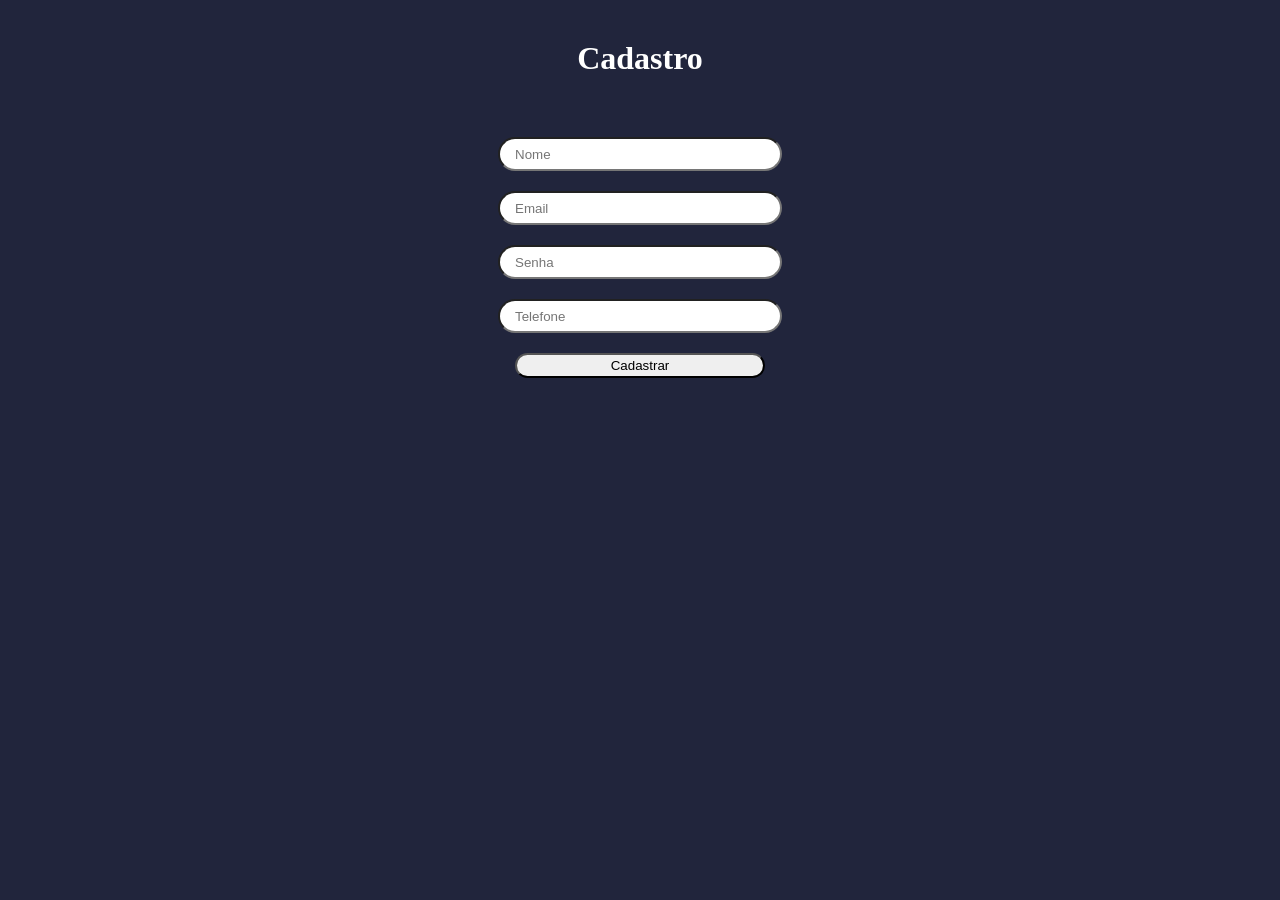
<file: index.html>
<!DOCTYPE html>
<html lang="pt-br">
<head>
    <meta charset="UTF-8">
    <link rel="stylesheet" href="./style.css">
    <meta name="viewport" content="width=device-width, initial-scale=1.0">
    <script src="script.js" defer></script>
    <title>Cadastro de Usuário</title>
</head>
<body>
    <div class="box">
        <h1>Cadastro</h1>
        <form action="">
            <input type="text" class="nome" name="nome" placeholder="Nome">
            <input type="text" class="email" name="email" placeholder="Email">
            <input type="password" class="senha" name="senha" placeholder="Senha">
            <input type="text" class="tel" name="tel" placeholder="Telefone">
            <button>Cadastrar</button>
        </form>
    </div>
    
</body>
</html>
</file>
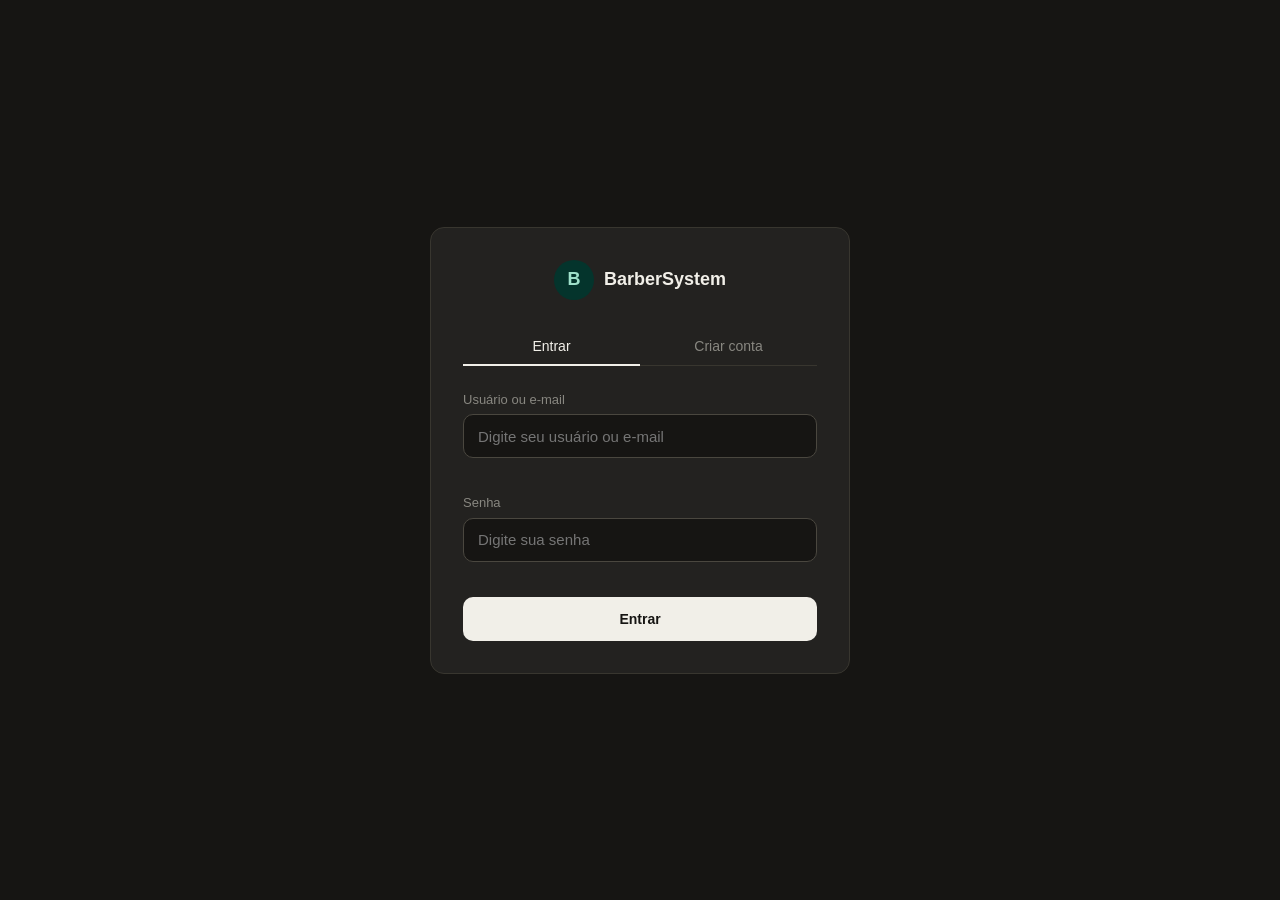
<file: src/main/resources/static/autenticacao.html>
<!DOCTYPE html>
<html lang="pt-br">
<head>
    <meta charset="UTF-8">
    <meta name="viewport" content="width=device-width, initial-scale=1.0">
    <title>Cadastro | Agenda System</title>
    <link rel="stylesheet" href="styles/admin.css">
</head>
<body>

<!-- ============================================================
     TELA 1: AUTENTICAÇÃO (Login / Cadastro)
     ============================================================ -->
    <div id="tela-auth" class="tela ativa">
        <div class="auth-container">
            <div class="auth-logo">
                <div class="auth-logo__icone">B</div>
                <span class="auth-logo__nome">BarberSystem</span>
            </div>

            <!-- Abas -->
            <div class="auth-abas">
                <button class="auth-aba ativa" data-aba="login">Entrar</button>
                <button class="auth-aba" data-aba="cadastro">Criar conta</button>
            </div>

            <!-- Login -->
            <form id="form-login" class="form-auth" novalidate>
                <div class="campo">
                    <label for="login-usuario">Usuário ou e-mail</label>
                    <input type="text" id="login-usuario" placeholder="Digite seu usuário ou e-mail" autocomplete="off">
                    <span class="campo__erro" id="erro-login-usuario"></span>
                </div>
                <div class="campo">
                    <label for="login-senha">Senha</label>
                    <input type="password" id="login-senha" placeholder="Digite sua senha">
                    <span class="campo__erro" id="erro-login-senha"></span>
                </div>
                <button type="button" class="btn-primario" onclick="fazerLogin()">Entrar</button>
            </form>

            <!-- Cadastro -->
            <form id="form-cadastro" class="form-auth" novalidate hidden>
                <div class="campo">
                    <label for="cad-nome">Nome de usuário</label>
                    <input type="text" id="cad-nome" placeholder="Escolha um nome de usuário" autocomplete="off">
                    <span class="campo__erro" id="erro-cad-nome"></span>
                </div>
                <div class="campo">
                    <label for="cad-email">E-mail</label>
                    <input type="email" id="cad-email" placeholder="seuemail@exemplo.com" autocomplete="off">
                    <span class="campo__erro" id="erro-cad-email"></span>
                </div>
                <div class="campo">
                    <label for="cad-senha">Senha</label>
                    <input type="password" id="cad-senha" placeholder="Mínimo 6 caracteres">
                    <span class="campo__erro" id="erro-cad-senha"></span>
                </div>
                <div class="campo">
                    <label for="cad-confirmar">Confirmar senha</label>
                    <input type="password" id="cad-confirmar" placeholder="Repita a senha">
                    <span class="campo__erro" id="erro-cad-confirmar"></span>
                </div>
                <button type="button" class="btn-primario" onclick="fazerCadastro()">Criar conta</button>
            </form>    
        </div>
    </div>
    <script src="js/autenticacao.js"></script>
</body>
</html>
</file>
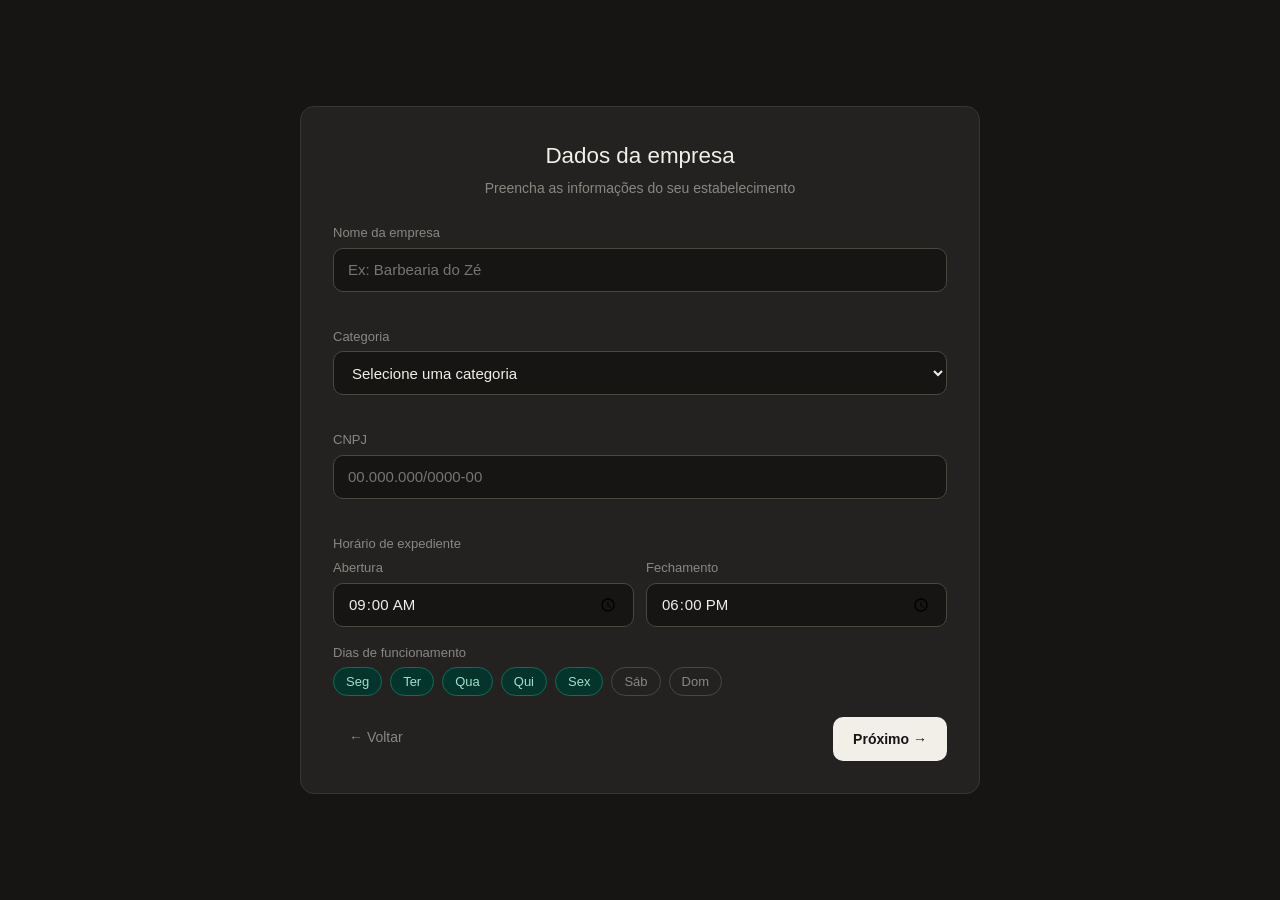
<file: src/main/resources/static/cadastroEmpresa.html>
<!DOCTYPE html>
<html lang="pt-br">
<head>
    <meta charset="UTF-8">
    <meta name="viewport" content="width=device-width, initial-scale=1.0">
    <link rel="stylesheet" href="styles/admin.css">
    <title>Cadastro Empresa | Agenda System</title>
</head>
<body>
    <!-- ============================================================
     TELA 3: DADOS DA EMPRESA
     ============================================================ -->
    <div id="tela-empresa" class="tela ativa" hidden>
         <div class="auth-container auth-container--largo">
            <!--<div class="passo-indicador">
                <span class="passo ativo">1. Empresa</span>
                <span class="passo-linha"></span>
                <span class="passo">2. Serviços</span>
                <span class="passo-linha"></span>
                <span class="passo">3. Profissionais</span>
            </div> -->

            <h1 class="tela__titulo">Dados da empresa</h1>
            <p class="tela__subtitulo">Preencha as informações do seu estabelecimento</p>

            <form id="form-empresa" class="form-auth" novalidate>
                <div class="campo">
                    <label for="emp-nome">Nome da empresa</label>
                    <input type="text" id="emp-nome" placeholder="Ex: Barbearia do Zé" autocomplete="off">
                    <span class="campo__erro" id="erro-emp-nome"></span>
                </div>
                <div class="campo">
                    <label for="emp-categoria">Categoria</label>
                    <select id="emp-categoria">
                        <option value="">Selecione uma categoria</option>
                        <option value="barbearia">Barbearia</option>
                        <option value="salao">Salão de beleza</option>
                        <option value="estetica">Estética</option>
                        <option value="clinica">Clínica</option>
                        <option value="outro">Outro</option>
                    </select>
                    <span class="campo__erro" id="erro-emp-categoria"></span>
                </div>
                <div class="campo">
                    <label for="emp-cnpj">CNPJ</label>
                    <input type="text" id="emp-cnpj" placeholder="00.000.000/0000-00" maxlength="18" autocomplete="off">
                    <span class="campo__erro" id="erro-emp-cnpj"></span>
                </div>
                <div class="campo">
                    <label>Horário de expediente</label>
                    <div class="expediente-grid">
                        <div class="campo">
                            <label for="emp-abertura">Abertura</label>
                            <input type="time" id="emp-abertura" value="09:00">
                        </div>
                        <div class="campo">
                            <label for="emp-fechamento">Fechamento</label>
                            <input type="time" id="emp-fechamento" value="18:00">
                        </div>
                    </div>
                </div>
                <div class="campo">
                    <label>Dias de funcionamento</label>
                    <div class="dias-semana" id="dias-semana">
                        <button type="button" class="dia-btn ativo" data-dia="seg">Seg</button>
                        <button type="button" class="dia-btn ativo" data-dia="ter">Ter</button>
                        <button type="button" class="dia-btn ativo" data-dia="qua">Qua</button>
                        <button type="button" class="dia-btn ativo" data-dia="qui">Qui</button>
                        <button type="button" class="dia-btn ativo" data-dia="sex">Sex</button>
                        <button type="button" class="dia-btn" data-dia="sab">Sáb</button>
                        <button type="button" class="dia-btn" data-dia="dom">Dom</button>
                    </div>
                </div>
                <div class="nav-duplo">
                    <button type="button" class="btn-ghost" onclick="voltar()">← Voltar</button>
                    <button type="button" class="btn-primario" onclick="salvarEmpresa()">Próximo →</button>
                </div>
            </form>
        </div>
    </div>

    <div class="aviso" id="aviso"></div>

    <script src="js/cadastroEmpresa.js"></script>
</body>
</html>
</file>
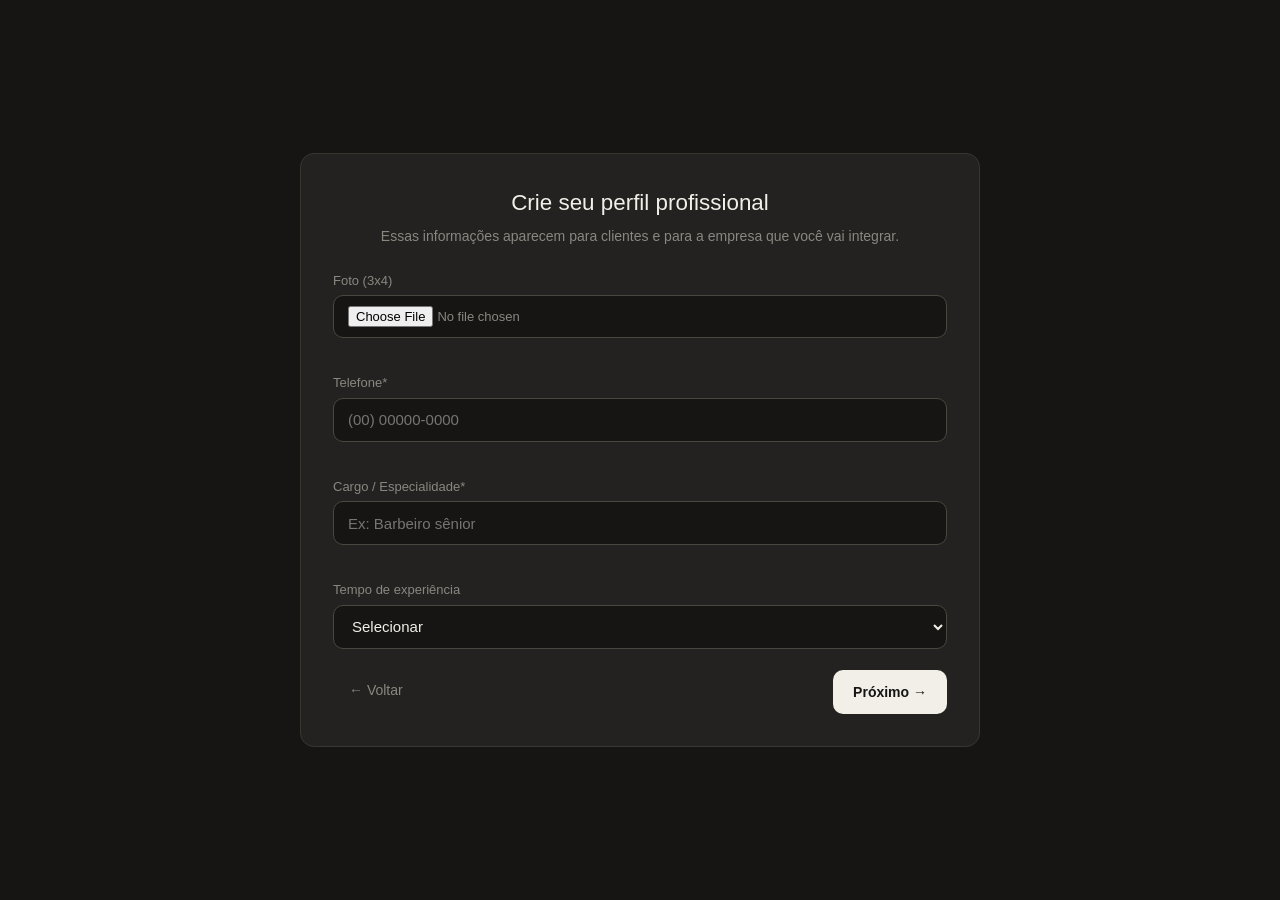
<file: src/main/resources/static/cadastroProfissional.html>
<!DOCTYPE html>
<html lang="pt-br">
<head>
    <meta charset="UTF-8">
    <meta name="viewport" content="width=device-width, initial-scale=1.0">
    <title>Cadastro Funcionario | Agenda System</title>
    <link rel="stylesheet" href="styles/admin.css">
</head>
<body>
    <div id="tela-profissional" class="tela ativa" hidden>
        <div class="auth-container auth-container--largo">
            <h1 class="tela__titulo">Crie seu perfil profissional</h1>
            <p class="tela__subtitulo">Essas informações aparecem para clientes e para a empresa que você vai integrar.</p>

            <form id="form-auth" class="form-auth" novalidate>
                <div class="campo">
                    <label for="pro-foto">Foto (3x4)</label>
                    <input type="file" id="pro-foto" accept="image/*" autocomplete="off">
                    <span class="campo__erro" id="erro-prof-foto"></span>
                </div>
                <div class="campo">
                    <label for="pro-telefone">Telefone*</label>
                    <input type="tel" id="pro-telefone" placeholder="(00) 00000-0000" autocomplete="off" required>
                    <span class="campo__erro" id="erro-prof-tel"></span>
                </div>
                <div class="campo">
                    <label for="pro-cargo">Cargo / Especialidade*</label>
                    <input type="text" id="pro-cargo" placeholder="Ex: Barbeiro sênior" autocomplete="off">
                    <span class="campo__erro" id="erro-prof-cargo"></span>
                </div>
                <div class="campo">
                    <label for="experiencia">Tempo de experiência</label>
                    <select id="experiencia">
                        <option value="">Selecionar</option>
                        <option>Menos de 1 ano</option>
                        <option>1 a 3 anos</option>
                        <option>3 a 5 anos</option>
                        <option>5 a 10 anos</option>
                        <option>Mais de 10 anos</option>
                    </select>
                </div>
                
                <div class="nav-duplo">
                    <button type="button" class="btn-ghost" onclick="voltar()">← Voltar</button>
                    <button type="button" class="btn-primario" onclick="salvarProfissional()">Próximo →</button>
                </div>
            </form>
        </div>
    </div>
    <script src="js/cadastroProfissional.js"></script>
</body>
</html>
</file>
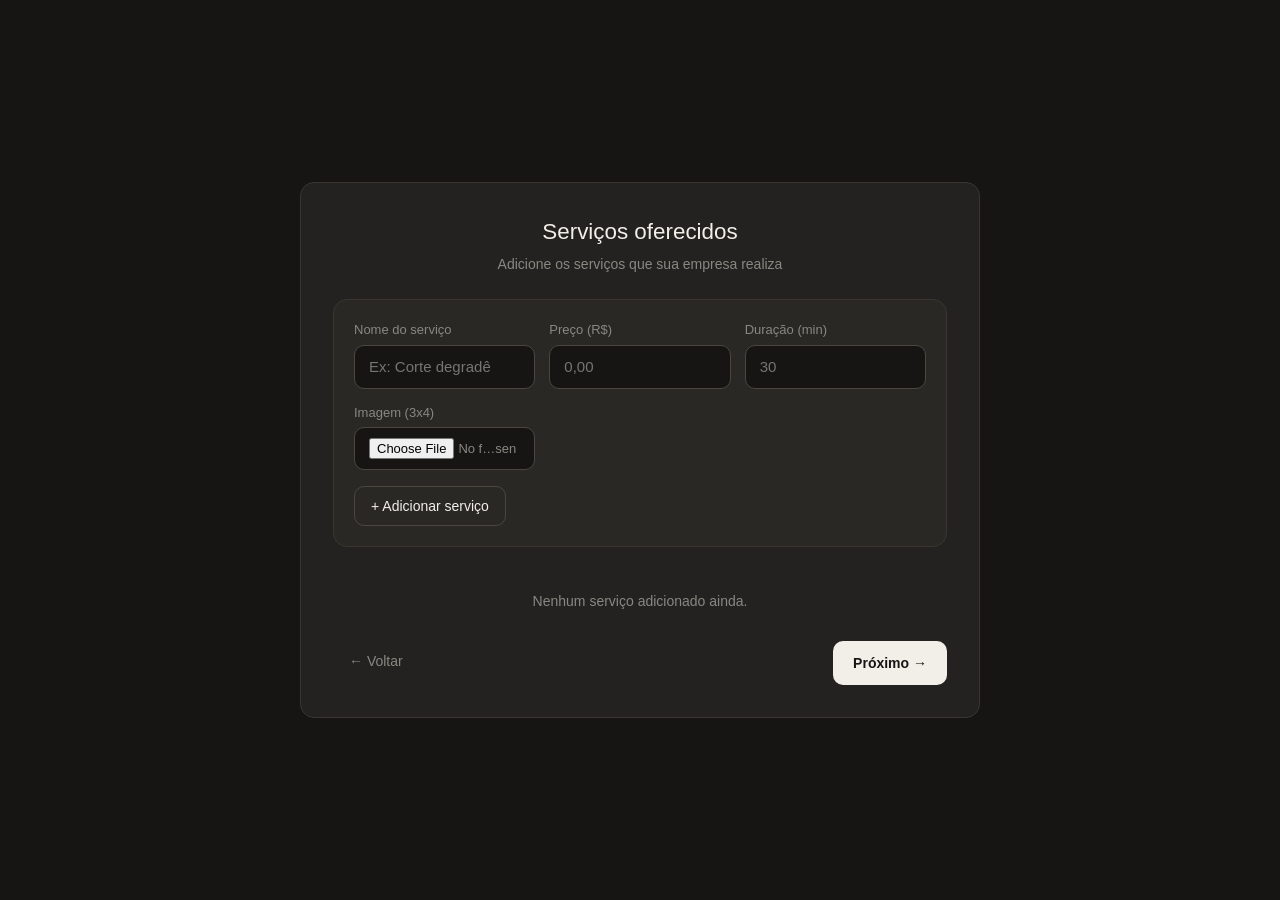
<file: src/main/resources/static/cadastroServicos.html>
<!DOCTYPE html>
<html lang="pt-br">
<head>
    <meta charset="UTF-8">
    <meta name="viewport" content="width=device-width, initial-scale=1.0">
    <link rel="stylesheet" href="styles/admin.css">
    <title>Cadastro Serviço | Agenda System</title>
</head>
<body>
    <!-- ============================================================
     TELA 4: SERVIÇOS
     ============================================================ -->
    <div id="tela-servicos" class="tela ativa" hidden>
        <div class="auth-container auth-container--largo">
            <!-- <div class="passo-indicador">
                <span class="passo concluido">1. Empresa</span>
                <span class="passo-linha"></span>
                <span class="passo ativo">2. Serviços</span>
                <span class="passo-linha"></span>
                <span class="passo">3. Profissionais</span>
            </div> -->

            <h1 class="tela__titulo">Serviços oferecidos</h1>
            <p class="tela__subtitulo">Adicione os serviços que sua empresa realiza</p>

            <form id="form-servico" class="form-inline" novalidate>
                <div class="form-inline__campos">
                    <div class="campo">
                        <label for="srv-nome">Nome do serviço</label>
                        <input type="text" id="srv-nome" placeholder="Ex: Corte degradê" autocomplete="off">
                    </div>
                    <div class="campo">
                        <label for="srv-preco">Preço (R$)</label>
                        <input type="number" id="srv-preco" placeholder="0,00" min="0" step="0.01">
                    </div>
                    <div class="campo">
                        <label for="srv-tempo">Duração (min)</label>
                        <input type="number" id="srv-tempo" placeholder="30" min="5" step="5">
                    </div>
                    <div class="campo">
                        <label for="srv-foto">Imagem (3x4)</label>
                        <input type="file" id="srv-foto" accept="image/*">
                    </div>
                </div>
                <button type="button" class="btn-secundario" onclick="adicionarServico()">+ Adicionar serviço</button>
            </form>

            <div class="cards-lista" id="lista-cards-servicos">
                <p class="lista-vazia" id="vazia-servicos">Nenhum serviço adicionado ainda.</p>
            </div>

            <div class="nav-duplo">
                <button class="btn-ghost" onclick="voltar()">← Voltar</button>
                <button class="btn-primario" onclick="salvarServicos()">Próximo →</button>
            </div>
        </div>
    </div>

    <div class="aviso" id="aviso"></div>

    <script src="js/cadastroServicos.js"></script>
</body>
</html>
</file>
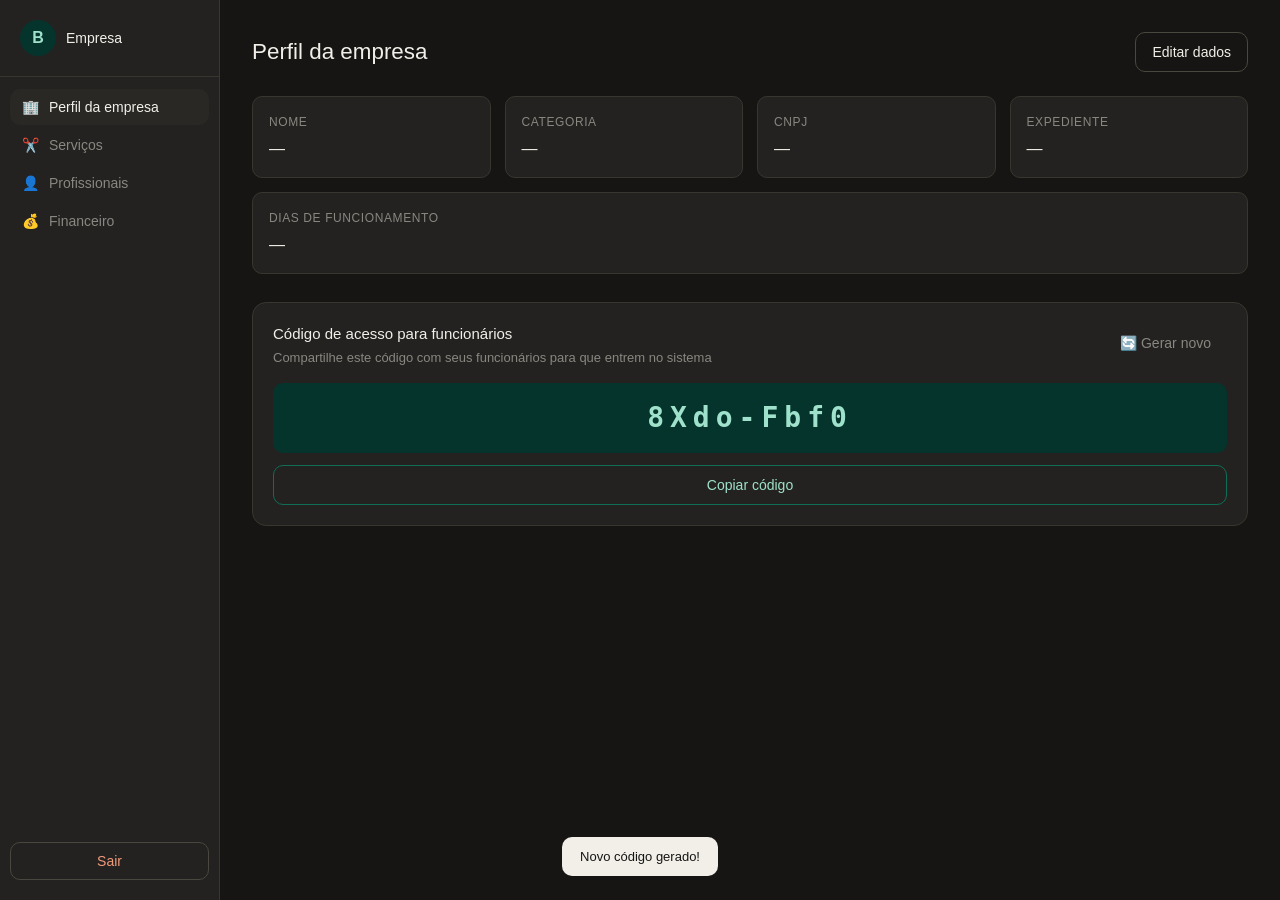
<file: src/main/resources/static/painelAdministrativo.html>
<!DOCTYPE html>
<html lang="pt-br">
<head>
    <meta charset="UTF-8">
    <meta name="viewport" content="width=device-width, initial-scale=1.0">
    <link rel="stylesheet" href="styles/admin.css">
    <title>Painel Adminstraivo | Agenda System</title>
</head>
<body>
    <!-- ============================================================
     TELA 6: PAINEL DO ADMINISTRADOR
     ============================================================ -->
    <div id="tela-painel" class="tela ativa" hidden>

        <!-- Sidebar -->
        <aside class="sidebar" id="sidebar">
            <div class="sidebar__topo">
                <div class="sidebar__logo">B</div>
                <span class="sidebar__nome" id="sidebar-nome-empresa">Empresa</span>
            </div>
            <nav class="sidebar__nav">
                <button class="sidebar__item ativo" onclick="mudarAba(event, 'perfil')">
                    <span>🏢</span> Perfil da empresa
                </button>
                <button class="sidebar__item" onclick="mudarAba(event, 'servicos')">
                    <span>✂️</span> Serviços
                </button>
                <button class="sidebar__item" onclick="mudarAba(event, 'profissionais')">
                    <span>👤</span> Profissionais
                </button>
                <button class="sidebar__item" onclick="mudarAba(event, 'financeiro')">
                    <span>💰</span> Financeiro
                </button>
            </nav>
            <button class="sidebar__sair" onclick="sair()">Sair</button>
        </aside>

        <!-- Conteúdo principal -->
        <main class="painel-main">

            <!-- ABA: PERFIL -->
            <section id="aba-perfil" class="aba ativa">
                <div class="painel-cabecalho">
                    <h1>Perfil da empresa</h1>
                    <button class="btn-secundario" onclick="editarEmpresa()">Editar dados</button>
                </div>

                <div class="perfil-grid">
                    <div class="info-card">
                        <div class="info-card__rotulo">Nome</div>
                        <div class="info-card__valor" id="perfil-nome">—</div>
                    </div>
                    <div class="info-card">
                        <div class="info-card__rotulo">Categoria</div>
                        <div class="info-card__valor" id="perfil-categoria">—</div>
                    </div>
                    <div class="info-card">
                        <div class="info-card__rotulo">CNPJ</div>
                        <div class="info-card__valor" id="perfil-cnpj">—</div>
                    </div>
                    <div class="info-card">
                        <div class="info-card__rotulo">Expediente</div>
                        <div class="info-card__valor" id="perfil-expediente">—</div>
                    </div>
                    <div class="info-card info-card--full">
                        <div class="info-card__rotulo">Dias de funcionamento</div>
                        <div class="info-card__valor" id="perfil-dias">—</div>
                    </div>
                </div>

                <div class="codigo-acesso">
                    <div class="codigo-acesso__topo">
                        <div>
                            <h2>Código de acesso para funcionários</h2>
                            <p>Compartilhe este código com seus funcionários para que entrem no sistema</p>
                        </div>
                        <button class="btn-ghost" onclick="gerarCodigo()">🔄 Gerar novo</button>
                    </div>
                    <div class="codigo-acesso__codigo" id="codigo-acesso">—</div>
                    <button class="btn-copiar" onclick="copiarCodigo()">Copiar código</button>
                </div>
            </section>

            <!-- ABA: SERVIÇOS -->
            <section id="aba-servicos" class="aba">
                <div class="painel-cabecalho">
                    <h1>Serviços</h1>
                    <button class="btn-secundario" onclick="abrirFormServico()">+ Novo serviço</button>
                </div>

                <div id="form-servico-painel" hidden>
                    <form class="form-inline form-inline--painel" novalidate>
                        <div class="form-inline__campos">
                            <div class="campo">
                                <label for="psrv-nome">Nome do serviço</label>
                                <input type="text" id="psrv-nome" placeholder="Ex: Corte degradê" autocomplete="off">
                            </div>
                            <div class="campo">
                                <label for="psrv-preco">Preço (R$)</label>
                                <input type="number" id="psrv-preco" placeholder="0,00" min="0" step="0.01">
                            </div>
                            <div class="campo">
                                <label for="psrv-tempo">Duração (min)</label>
                                <input type="number" id="psrv-tempo" placeholder="30" min="5" step="5">
                            </div>
                            <div class="campo">
                                <label for="psrv-foto">Imagem</label>
                                <input type="file" id="psrv-foto" accept="image/*">
                            </div>
                        </div>
                        <div class="nav-duplo">
                            <button type="button" class="btn-ghost" onclick="fecharFormServico()">Cancelar</button>
                            <button type="button" class="btn-secundario" onclick="adicionarServicoPainel()">Salvar serviço</button>
                        </div>
                    </form>
                    <hr class="divisor">
                </div>

                <div class="cards-lista" id="lista-servicos-painel">
                    <p class="lista-vazia">Nenhum serviço cadastrado.</p>
                </div>
            </section>

            <!-- ABA: PROFISSIONAIS -->
            <section id="aba-profissionais" class="aba">
                <div class="painel-cabecalho">
                    <h1>Profissionais</h1>
                    <!-- <button class="btn-secundario" onclick="abrirFormProfissional()">+ Novo profissional</button> -->
                </div> 

                <div id="form-profissional-painel" hidden>
                    <form class="form-inline form-inline--painel" novalidate>
                        <div class="form-inline__campos">
                            <div class="campo">
                                <label for="ppro-nome">Nome completo</label>
                                <input type="text" id="ppro-nome" placeholder="Nome do profissional" autocomplete="off">
                            </div>
                            <div class="campo">
                                <label for="ppro-cargo">Cargo</label>
                                <input type="text" id="ppro-cargo" placeholder="Ex: Barbeiro" autocomplete="off">
                            </div>
                            <div class="campo">
                                <label for="ppro-foto">Foto</label>
                                <input type="file" id="ppro-foto" accept="image/*">
                            </div>
                        </div>
                        <div class="nav-duplo">
                            <button type="button" class="btn-ghost" onclick="fecharFormProfissional()">Cancelar</button>
                            <button type="button" class="btn-secundario" onclick="adicionarProfissionalPainel()">Salvar profissional</button>
                        </div>
                    </form>
                    <hr class="divisor">
                </div>

                <div class="cards-lista" id="lista-profissionais-painel">
                    <p class="lista-vazia">Nenhum profissional cadastrado.</p>
                </div>
            </section>

            <!-- ABA: FINANCEIRO -->
            <section id="aba-financeiro" class="aba">
                <div class="painel-cabecalho">
                    <h1>Dashboard financeiro</h1>
                </div>

                <div class="financeiro-resumo">
                    <div class="financeiro-card">
                        <div class="financeiro-card__rotulo">Receita do mês</div>
                        <div class="financeiro-card__valor" id="fin-receita-mes">R$ 0,00</div>
                    </div>
                    <div class="financeiro-card">
                        <div class="financeiro-card__rotulo">Total de cortes</div>
                        <div class="financeiro-card__valor" id="fin-total-cortes">0</div>
                    </div>
                    <div class="financeiro-card">
                        <div class="financeiro-card__rotulo">Ticket médio</div>
                        <div class="financeiro-card__valor" id="fin-ticket-medio">R$ 0,00</div>
                    </div>
                    <div class="financeiro-card">
                        <div class="financeiro-card__rotulo">Serviço mais realizado</div>
                        <div class="financeiro-card__valor" id="fin-mais-realizado">—</div>
                    </div>
                </div>

                <div class="financeiro-tabela-wrapper">
                    <h2>Histórico de atendimentos</h2>
                    <table class="financeiro-tabela">
                        <thead>
                            <tr>
                                <th>Data</th>
                                <th>Cliente</th>
                                <th>Serviço</th>
                                <th>Profissional</th>
                                <th>Valor</th>
                            </tr>
                        </thead>
                        <tbody id="fin-tabela-corpo">
                            <tr>
                                <td colspan="5" class="lista-vazia">Nenhum atendimento registrado ainda.</td>
                            </tr>
                        </tbody>
                    </table>
                </div>
            </section>

        </main>
    </div>

    <!-- MODAL DE EDIÇÃO DA EMPRESA -->
    <div id="modal-empresa" class="modal" hidden>
        <div class="modal__caixa">
            <div class="modal__cabecalho">
                <h2>Editar dados da empresa</h2>
                <button class="modal__fechar" onclick="fecharModalEmpresa()">✕</button>
            </div>
            <form class="form-auth" novalidate>
                <div class="campo">
                    <label for="edit-emp-nome">Nome da empresa</label>
                    <input type="text" id="edit-emp-nome" autocomplete="off">
                </div>
                <div class="campo">
                    <label for="edit-emp-categoria">Categoria</label>
                    <select id="edit-emp-categoria">
                        <option value="barbearia">Barbearia</option>
                        <option value="salao">Salão de beleza</option>
                        <option value="estetica">Estética</option>
                        <option value="clinica">Clínica</option>
                        <option value="outro">Outro</option>
                    </select>
                </div>
                <div class="campo">
                    <label for="edit-emp-cnpj">CNPJ</label>
                    <input type="text" id="edit-emp-cnpj" maxlength="18" autocomplete="off">
                </div>
                <div class="expediente-grid">
                    <div class="campo">
                        <label for="edit-emp-abertura">Abertura</label>
                        <input type="time" id="edit-emp-abertura">
                    </div>
                    <div class="campo">
                        <label for="edit-emp-fechamento">Fechamento</label>
                        <input type="time" id="edit-emp-fechamento">
                    </div>
                </div>
                <button type="button" class="btn-primario" onclick="salvarEdicaoEmpresa()">Salvar alterações</button>
            </form>
        </div>
    </div>

    <div id="modal-overlay" class="modal-overlay" hidden onclick="fecharModalEmpresa()"></div>

    <div class="aviso" id="aviso"></div>

    <script src="js/painelAdminstrativo.js"></script>
</body>
</html>
</file>
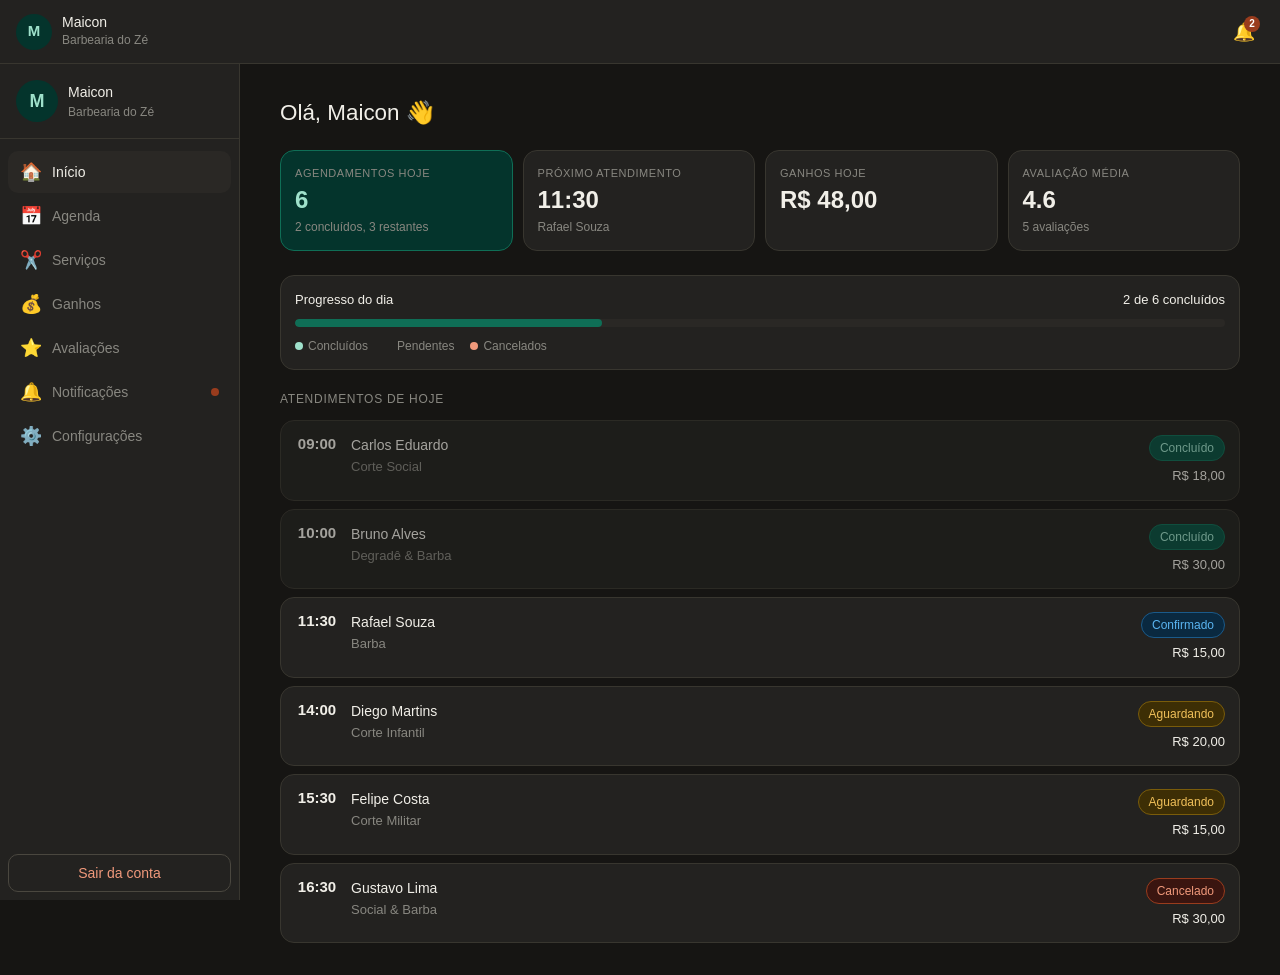
<file: src/main/resources/static/painelProfissional.html>
<!DOCTYPE html>
<html lang="pt-br">
<head>
    <meta charset="UTF-8">
    <meta name="viewport" content="width=device-width, initial-scale=1.0">
    <title>Painel do Funcionário</title>
    <link rel="stylesheet" href="styles/profissional.css">
</head>
<body>

<div class="painel-func">

    <!-- ============================================================
         TOPBAR
         ============================================================ -->
    <header class="topbar-func">
        <div class="topbar-func__esquerda"> <!-- Isso deve ser dedados da empresa-->
            <div class="topbar-func__avatar" id="topbar-avatar">M</div>
            <div>
                <div class="topbar-func__nome" id="topbar-nome">—</div>
                <div class="topbar-func__empresa" id="topbar-empresa">—</div>
            </div>
        </div>
        <div class="topbar-func__direita">
            <button class="btn-sino" onclick="irParaAba('notificacoes')" title="Notificações">
                🔔
                <span class="sino-badge" id="sino-badge" hidden>0</span>
            </button>
        </div>
    </header>

    <div class="painel-func__body">

        <!-- ============================================================
             SIDEBAR (desktop, lg+)
             ============================================================ -->
        <aside class="sidebar-func">
            <div class="sidebar-func__perfil">
                <div class="sidebar-func__avatar" id="sidebar-avatar">M</div>
                <div>
                    <div class="sidebar-func__nome" id="sidebar-nome">—</div>
                    <div class="sidebar-func__empresa-nome" id="sidebar-empresa">—</div>
                </div>
            </div>
            <nav class="sidebar-func__nav">
                <button class="sidebar-func__item ativo" data-aba="inicio" onclick="irParaAba('inicio')">
                    <span>🏠</span> Início
                </button>
                <button class="sidebar-func__item" data-aba="agenda" onclick="irParaAba('agenda')">
                    <span>📅</span> Agenda
                </button>
                <button class="sidebar-func__item" data-aba="servicos" onclick="irParaAba('servicos')">
                    <span>✂️</span> Serviços
                </button>
                <button class="sidebar-func__item" data-aba="ganhos" onclick="irParaAba('ganhos')">
                    <span>💰</span> Ganhos
                </button>
                <button class="sidebar-func__item" data-aba="avaliacoes" onclick="irParaAba('avaliacoes')">
                    <span>⭐</span> Avaliações
                </button>
                <button class="sidebar-func__item" data-aba="notificacoes" onclick="irParaAba('notificacoes')">
                    <span>🔔</span> Notificações
                    <span class="sidebar-func__notif-dot" id="sidebar-notif-dot" hidden></span>
                </button>
                <button class="sidebar-func__item" data-aba="configuracoes" onclick="irParaAba('configuracoes')">
                    <span>⚙️</span> Configurações
                </button>
            </nav>
            <button class="sidebar-func__sair" onclick="sairDaConta()">Sair da conta</button>
        </aside>

        <!-- ============================================================
             CONTEÚDO PRINCIPAL
             ============================================================ -->
        <main class="painel-func__main">

            <!-- ================= ABA INÍCIO ================= -->
            <section class="aba-func ativa" id="aba-inicio">
                <div class="aba-cabecalho">
                    <h1>Olá, <span id="inicio-primeiro-nome">—</span> 👋</h1>
                </div>

                <div class="kpi-grid">
                    <div class="kpi-card kpi-card--acento">
                        <div class="kpi-card__rotulo">Agendamentos hoje</div>
                        <div class="kpi-card__valor" id="kpi-total-hoje">0</div>
                        <div class="kpi-card__sub" id="kpi-total-hoje-sub">—</div>
                    </div>
                    <div class="kpi-card">
                        <div class="kpi-card__rotulo">Próximo atendimento</div>
                        <div class="kpi-card__valor" id="kpi-proximo">—</div>
                        <div class="kpi-card__sub" id="kpi-proximo-sub">—</div>
                    </div>
                    <div class="kpi-card">
                        <div class="kpi-card__rotulo">Ganhos hoje</div>
                        <div class="kpi-card__valor" id="kpi-ganhos-hoje">R$ 0,00</div>
                    </div>
                    <div class="kpi-card">
                        <div class="kpi-card__rotulo">Avaliação média</div>
                        <div class="kpi-card__valor" id="kpi-avaliacao">—</div>
                        <div class="kpi-card__sub" id="kpi-avaliacao-sub">—</div>
                    </div>
                </div>

                <div class="progresso-dia">
                    <div class="progresso-dia__cabecalho">
                        <span>Progresso do dia</span>
                        <span id="progresso-texto">0 de 0 concluídos</span>
                    </div>
                    <div class="progresso-barra">
                        <div class="progresso-barra__fill" id="progresso-fill" style="width:0%"></div>
                    </div>
                    <div class="progresso-legenda">
                        <span><span class="dot dot--concluido"></span> Concluídos</span>
                        <span><span class="dot dot--pendente"></span> Pendentes</span>
                        <span><span class="dot dot--cancelado"></span> Cancelados</span>
                    </div>
                </div>

                <div class="secao-titulo">Atendimentos de hoje</div>
                <div class="agenda-lista" id="lista-inicio-hoje"></div>
            </section>

            <!-- ================= ABA AGENDA ================= -->
            <section class="aba-func" id="aba-agenda">
                <div class="aba-cabecalho">
                    <h1>Agenda</h1>
                </div>

                <div class="agenda-filtros">
                    <button class="filtro-btn ativo" data-filtro="dia" onclick="mudarVisaoAgenda('dia')">Dia</button>
                    <button class="filtro-btn" data-filtro="semana" onclick="mudarVisaoAgenda('semana')">Semana</button>
                    <button class="filtro-btn" data-filtro="mes" onclick="mudarVisaoAgenda('mes')">Mês</button>
                </div>

                <div id="agenda-visao-dia">
                    <div class="agenda-lista" id="lista-agenda-dia"></div>
                </div>

                <div id="agenda-visao-semana" hidden>
                    <div class="agenda-semana-scroll" id="semana-scroll"></div>
                </div>

                <div id="agenda-visao-mes" hidden>
                    <div class="mes-nav">
                        <button onclick="mudarMes(-1)">‹</button>
                        <h3 id="mes-titulo">—</h3>
                        <button onclick="mudarMes(1)">›</button>
                    </div>
                    <div class="mes-grid" id="mes-grid"></div>
                    <div class="secao-titulo" style="margin-top:20px" id="mes-dia-selecionado-titulo">Selecione um dia</div>
                    <div class="agenda-lista" id="lista-mes-dia"></div>
                </div>

                <button class="btn-bloquear" onclick="abrirModalBloquear()">
                    🔒 Bloquear horário
                </button>
            </section>

            <!-- ================= ABA SERVIÇOS ================= -->
            <section class="aba-func" id="aba-servicos">
                <div class="aba-cabecalho">
                    <h1>Meus serviços</h1>
                </div>
                <p style="color:var(--cor-texto-suave);font-size:13px;margin-bottom:16px">
                    Você pode desativar temporariamente um serviço para não recebê-lo em sua agenda.
                </p>
                <div class="servicos-lista" id="lista-servicos-func"></div>
            </section>

            <!-- ================= ABA GANHOS ================= -->
            <section class="aba-func" id="aba-ganhos">
                <div class="aba-cabecalho">
                    <h1>Meus ganhos</h1>
                </div>

                <div class="ganhos-kpi">
                    <div class="kpi-card">
                        <div class="kpi-card__rotulo">Hoje</div>
                        <div class="kpi-card__valor" id="ganhos-hoje">R$ 0,00</div>
                    </div>
                    <div class="kpi-card">
                        <div class="kpi-card__rotulo">Esta semana</div>
                        <div class="kpi-card__valor" id="ganhos-semana">R$ 0,00</div>
                    </div>
                    <div class="kpi-card">
                        <div class="kpi-card__rotulo">Este mês</div>
                        <div class="kpi-card__valor" id="ganhos-mes">R$ 0,00</div>
                    </div>
                </div>

                <div class="comissao-aviso" id="comissao-aviso"></div>

                <div class="secao-titulo">Evolução (últimos 7 dias)</div>
                <div id="grafico-ganhos" style="display:flex;align-items:flex-end;gap:8px;height:120px;margin-bottom:24px;padding:0 4px"></div>

                <div class="secao-titulo">Histórico de atendimentos</div>
                <div class="tabela-wrapper">
                    <table class="tabela">
                        <thead>
                            <tr><th>Data</th><th>Cliente</th><th>Serviço</th><th>Valor</th><th>Comissão</th></tr>
                        </thead>
                        <tbody id="tabela-ganhos-corpo"></tbody>
                    </table>
                </div>
            </section>

            <!-- ================= ABA AVALIAÇÕES ================= -->
            <section class="aba-func" id="aba-avaliacoes">
                <div class="aba-cabecalho">
                    <h1>Avaliações</h1>
                </div>

                <div class="media-card">
                    <div>
                        <div class="media-card__num" id="media-avaliacao">—</div>
                        <div class="estrelas">☆☆☆☆☆</div>
                    </div>
                    <div>
                        <div class="media-card__total" id="total-avaliacoes">—</div>
                    </div>
                </div>

                <div id="lista-avaliacoes"></div>
            </section>

            <!-- ================= ABA NOTIFICAÇÕES ================= -->
            <section class="aba-func" id="aba-notificacoes">
                <div class="aba-cabecalho">
                    <h1>Notificações</h1>
                </div>
                <div class="notif-acoes">
                    <button class="btn-ghost" onclick="marcarTodasLidas()">Marcar todas como lidas</button>
                </div>
                <div id="lista-notificacoes"></div>
            </section>

            <!-- ================= ABA CONFIGURAÇÕES ================= -->
            <section class="aba-func" id="aba-configuracoes">
                <div class="aba-cabecalho">
                    <h1>Configurações</h1>
                </div>

                <div class="config-grupo">
                    <div class="config-grupo__titulo">Perfil</div>
                    <div class="config-item" onclick="document.getElementById('inp-nova-foto').click()">
                        <div><div class="config-item__label">Alterar foto</div></div>
                        <span class="config-item__seta">›</span>
                    </div>
                    <div class="config-item" onclick="abrirModalConfig('telefone')">
                        <div>
                            <div class="config-item__label">Alterar telefone</div>
                            <div class="config-item__sub" id="config-telefone-atual">—</div>
                        </div>
                        <span class="config-item__seta">›</span>
                    </div>
                    <div class="config-item" onclick="abrirModalConfig('descricao')">
                        <div><div class="config-item__label">Editar descrição profissional</div></div>
                        <span class="config-item__seta">›</span>
                    </div>
                    <div class="config-item" onclick="abrirModalConfig('senha')">
                        <div><div class="config-item__label">Alterar senha</div></div>
                        <span class="config-item__seta">›</span>
                    </div>
                </div>

                <div class="config-grupo">
                    <div class="config-grupo__titulo">Preferências</div>
                    <div class="config-item">
                        <div>
                            <div class="config-item__label">Notificações push</div>
                            <div class="config-item__sub">Receber avisos de novos agendamentos</div>
                        </div>
                        <label class="toggle">
                            <input type="checkbox" id="toggle-notif" checked onchange="alternarNotificacoes()">
                            <span class="toggle__slider"></span>
                        </label>
                    </div>
                    <div class="config-item">
                        <div><div class="config-item__label">Tema escuro</div></div>
                        <label class="toggle">
                            <input type="checkbox" id="toggle-tema" checked onchange="alternarTema()">
                            <span class="toggle__slider"></span>
                        </label>
                    </div>
                </div>

                <div class="config-grupo">
                    <div class="config-item config-item--perigo" onclick="sairDaConta()">
                        <div class="config-item__label">Sair da conta</div>
                    </div>
                </div>
            </section>

        </main>
    </div>

    <!-- ============================================================
         BOTTOM NAV (mobile, até lg)
         ============================================================ -->
    <nav class="bottom-nav">
        <button class="bottom-nav__item ativo" data-aba="inicio" onclick="irParaAba('inicio')">
            <span class="icone">🏠</span> Início
        </button>
        <button class="bottom-nav__item" data-aba="agenda" onclick="irParaAba('agenda')">
            <span class="icone">📅</span> Agenda
        </button>
        <button class="bottom-nav__item" data-aba="servicos" onclick="irParaAba('servicos')">
            <span class="icone">✂️</span> Serviços
        </button>
        <button class="bottom-nav__item" data-aba="ganhos" onclick="irParaAba('ganhos')">
            <span class="icone">💰</span> Ganhos
        </button>
        <button class="bottom-nav__item" data-aba="mais" onclick="abrirMenuMais()">
            <span class="icone">⋯</span> Mais
            <span class="bottom-nav__dot" id="bottomnav-notif-dot" hidden></span>
        </button>
    </nav>

</div>

<!-- ============================================================
     MODAL: DETALHES DO ATENDIMENTO
     ============================================================ -->
<div class="modal-overlay" id="overlay-detalhe" hidden onclick="fecharModalDetalhe()"></div>
<div class="modal" id="modal-detalhe" hidden onclick="if(event.target===this) fecharModalDetalhe()">
    <div class="modal__caixa">
        <div class="modal__cabecalho">
            <h2>Detalhes do atendimento</h2>
            <button class="modal__fechar" onclick="fecharModalDetalhe()">✕</button>
        </div>

        <div id="detalhe-status-badge" style="margin-bottom:12px"></div>

        <div class="detalhe-linha">
            <span class="detalhe-linha__icone">👤</span>
            <div><div class="detalhe-linha__rotulo">Cliente</div><div class="detalhe-linha__valor" id="detalhe-cliente">—</div></div>
        </div>
        <div class="detalhe-linha">
            <span class="detalhe-linha__icone">✂️</span>
            <div><div class="detalhe-linha__rotulo">Serviço</div><div class="detalhe-linha__valor" id="detalhe-servico">—</div></div>
        </div>
        <div class="detalhe-linha">
            <span class="detalhe-linha__icone">🕐</span>
            <div><div class="detalhe-linha__rotulo">Horário</div><div class="detalhe-linha__valor" id="detalhe-horario">—</div></div>
        </div>
        <div class="detalhe-linha">
            <span class="detalhe-linha__icone">💵</span>
            <div><div class="detalhe-linha__rotulo">Valor</div><div class="detalhe-linha__valor" id="detalhe-valor">—</div></div>
        </div>
        <div class="detalhe-linha">
            <span class="detalhe-linha__icone">📞</span>
            <div><div class="detalhe-linha__rotulo">Telefone</div><div class="detalhe-linha__valor" id="detalhe-telefone">—</div></div>
        </div>
        <div class="detalhe-linha">
            <span class="detalhe-linha__icone">📝</span>
            <div><div class="detalhe-linha__rotulo">Observações</div><div class="detalhe-linha__valor" id="detalhe-obs">—</div></div>
        </div>

        <div class="modal-acoes" id="detalhe-acoes"></div>
    </div>
</div>

<!-- ============================================================
     MODAL: BLOQUEAR HORÁRIO
     ============================================================ -->
<div class="modal-overlay" id="overlay-bloquear" hidden onclick="fecharModalBloquear()"></div>
<div class="modal" id="modal-bloquear" hidden onclick="if(event.target===this) fecharModalBloquear()">
    <div class="modal__caixa">
        <div class="modal__cabecalho">
            <h2>Bloquear horário</h2>
            <button class="modal__fechar" onclick="fecharModalBloquear()">✕</button>
        </div>
        <form class="onboard-form" novalidate>
            <div class="campo">
                <label for="bloq-data">Data</label>
                <input type="date" id="bloq-data">
            </div>
            <div class="campo">
                <label for="bloq-inicio">Início</label>
                <input type="time" id="bloq-inicio" value="12:00">
            </div>
            <div class="campo">
                <label for="bloq-fim">Fim</label>
                <input type="time" id="bloq-fim" value="13:00">
            </div>
            <div class="campo">
                <label for="bloq-motivo">Motivo (opcional)</label>
                <input type="text" id="bloq-motivo" placeholder="Ex: Almoço, compromisso pessoal">
            </div>
            <button type="button" class="btn-prim" onclick="confirmarBloqueio()">Bloquear horário</button>
        </form>
    </div>
</div>

<!-- ============================================================
     MODAL: EDITAR CONFIGURAÇÃO (telefone / descrição / senha)
     ============================================================ -->
<div class="modal-overlay" id="overlay-config" hidden onclick="fecharModalConfig()"></div>
<div class="modal" id="modal-config" hidden onclick="if(event.target===this) fecharModalConfig()">
    <div class="modal__caixa">
        <div class="modal__cabecalho">
            <h2 id="config-modal-titulo">Editar</h2>
            <button class="modal__fechar" onclick="fecharModalConfig()">✕</button>
        </div>
        <form class="onboard-form" novalidate>
            <div class="campo" id="config-campo-texto">
                <label id="config-campo-label" for="config-input">Valor</label>
                <input type="text" id="config-input">
            </div>
            <div class="campo" id="config-campo-textarea" hidden>
                <label for="config-textarea">Descrição</label>
                <textarea id="config-textarea"></textarea>
            </div>
            <div class="campo" id="config-campo-senha" hidden>
                <label for="config-senha-atual">Senha atual</label>
                <input type="password" id="config-senha-atual">
                <label for="config-senha-nova" style="margin-top:8px">Nova senha</label>
                <input type="password" id="config-senha-nova">
            </div>
            <button type="button" class="btn-prim" onclick="salvarConfig()">Salvar</button>
        </form>
    </div>
</div>

<!-- ============================================================
     MODAL: MAIS OPÇÕES (mobile bottom sheet)
     ============================================================ -->
<div class="modal-overlay" id="overlay-mais" hidden onclick="fecharMenuMais()"></div>
<div class="modal" id="modal-mais" hidden onclick="if(event.target===this) fecharMenuMais()">
    <div class="modal__caixa">
        <div class="modal__cabecalho">
            <h2>Mais opções</h2>
            <button class="modal__fechar" onclick="fecharMenuMais()">✕</button>
        </div>
        <div class="config-grupo" style="margin-bottom:0">
            <div class="config-item" onclick="irParaAba('avaliacoes'); fecharMenuMais()">
                <div class="config-item__label">⭐ Avaliações</div>
                <span class="config-item__seta">›</span>
            </div>
            <div class="config-item" onclick="irParaAba('notificacoes'); fecharMenuMais()">
                <div class="config-item__label">🔔 Notificações</div>
                <span class="config-item__seta">›</span>
            </div>
            <div class="config-item" onclick="irParaAba('configuracoes'); fecharMenuMais()">
                <div class="config-item__label">⚙️ Configurações</div>
                <span class="config-item__seta">›</span>
            </div>
        </div>
    </div>
</div>

<input type="file" id="inp-nova-foto" accept="image/*" hidden>

<div class="aviso" id="aviso"></div>

<script src="js/painelProfissional.js"></script>
</body>
</html>
</file>
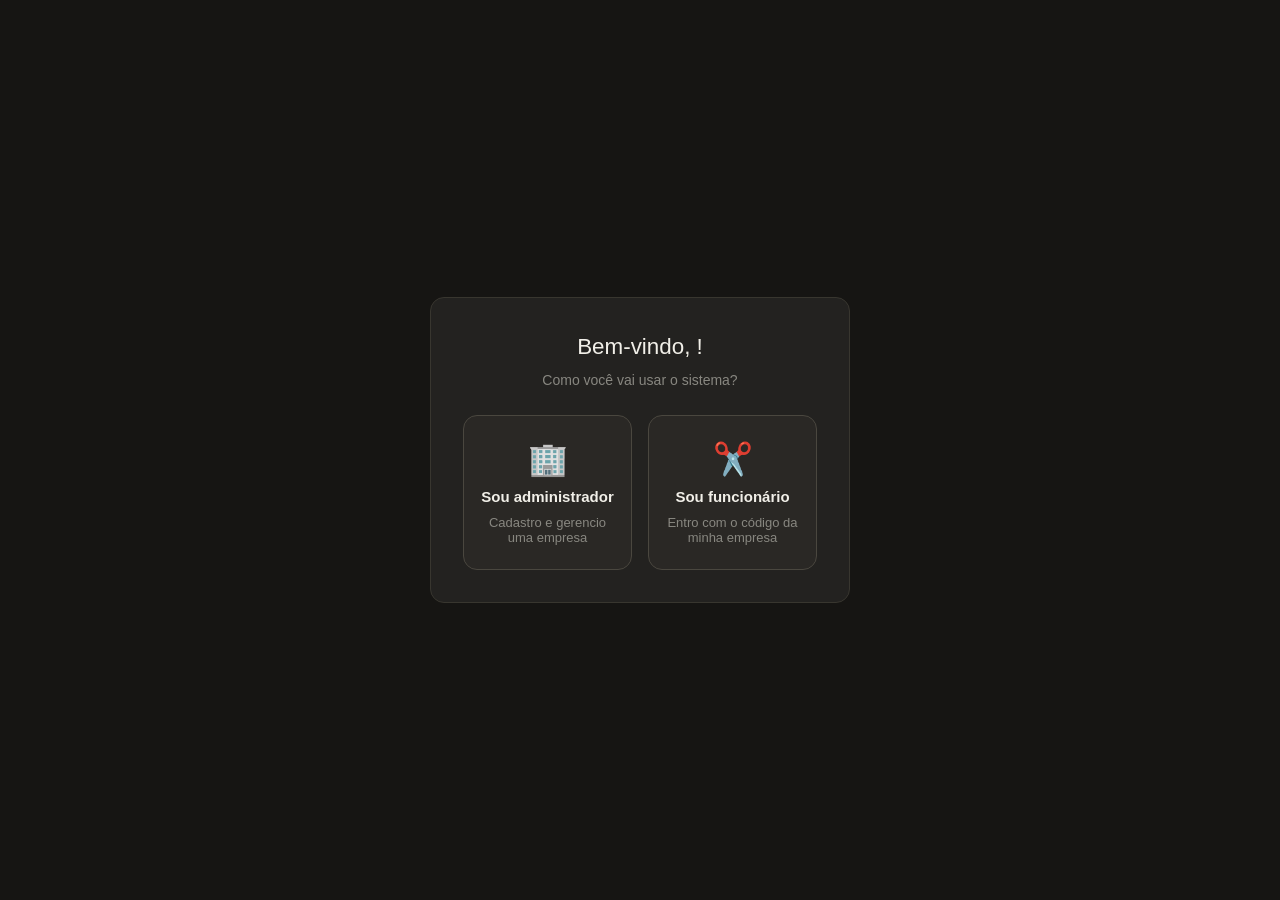
<file: src/main/resources/static/tipoUsuario.html>
<!DOCTYPE html>
<html lang="pt-br">
<head>
    <meta charset="UTF-8">
    <meta name="viewport" content="width=device-width, initial-scale=1.0">
    <title>Tipo Usuário | Agenda System</title>
    <link rel="stylesheet" href="styles/admin.css">
</head>
<body>
    <!-- ============================================================
     TELA 2: TIPO DE USUÁRIO
     ============================================================ -->
    <div id="tela-tipo" class="tela ativa" hidden>
        <div class="auth-container">
            <h1 class="tela__titulo">Bem-vindo, <span id="nome-boas-vindas"></span>!</h1>
            <p class="tela__subtitulo">Como você vai usar o sistema?</p>

            <div class="tipo-grid">
                <button class="tipo-card" onclick="escolherTipo('admin')">
                    <div class="tipo-card__icone">🏢</div>
                    <strong>Sou administrador</strong>
                    <span>Cadastro e gerencio uma empresa</span>
                </button>
                <button class="tipo-card" onclick="escolherTipo('funcionario')">
                    <div class="tipo-card__icone">✂️</div>
                    <strong>Sou funcionário</strong>
                    <span>Entro com o código da minha empresa</span>
                </button>
            </div>
        </div>
    </div>

    <div class="aviso" id="aviso"></div>

    <script src="js/tipoUsuario.js"></script>
</body>
</html>
</file>
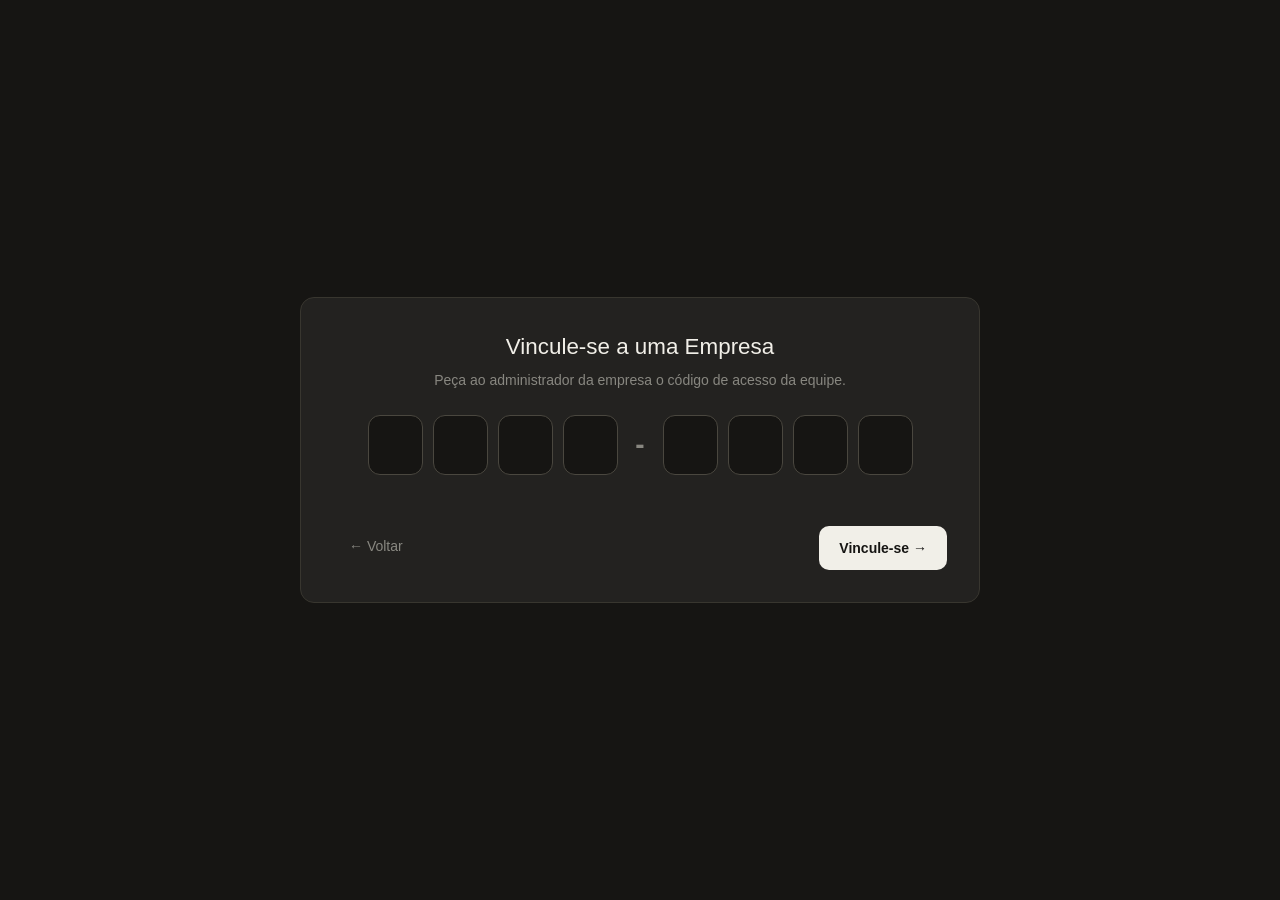
<file: src/main/resources/static/vinculacaoEmpresa.html>
<!DOCTYPE html>
<html lang="pt-br">
<head>
    <meta charset="UTF-8">
    <meta name="viewport" content="width=device-width, initial-scale=1.0">
    <title>Vinculação com Empresa | Agenda System</title>
    <link rel="stylesheet" href="styles/admin.css">
</head>
<body>
    <div id="tela-auth" class="tela ativa" hidden>
        <div class="auth-container auth-container--largo">
            <h1 class="tela__titulo">Vincule-se a uma Empresa</h1>
            <p class="tela__subtitulo">Peça ao administrador da empresa o código de acesso da equipe.</p>

            <form id="form-auth" class="form-auth" novalidate>
                <div class="grupo-codigo">
                    <div class="bloco-codigo">
                        <input type="text" id="codigo-1" class="codigo" maxlength="1" inputmode="numeric" autocomplete="off">
                        <input type="text" id="codigo-2" class="codigo" maxlength="1" inputmode="numeric" autocomplete="off">
                        <input type="text" id="codigo-3" class="codigo" maxlength="1" inputmode="numeric" autocomplete="off">
                        <input type="text" id="codigo-4" class="codigo" maxlength="1" inputmode="numeric" autocomplete="off">
                    
                        <input type="text" id="codigo-5" class="codigo" maxlength="1" inputmode="numeric" autocomplete="off">
                        <input type="text" id="codigo-6" class="codigo" maxlength="1" inputmode="numeric" autocomplete="off">
                        <input type="text" id="codigo-7" class="codigo" maxlength="1" inputmode="numeric" autocomplete="off">
                        <input type="text" id="codigo-8" class="codigo" maxlength="1" inputmode="numeric" autocomplete="off">
                    </div>
                </div>
                <span id="erro-codigo" class="campo__erro"></span>
                
                
                <div class="nav-duplo">
                    <button type="button" class="btn-ghost" onclick="voltar()">← Voltar</button>
                    <button type="button" class="btn-primario" onclick="vincular()">Vincule-se →</button>
                </div>
            </form>

        </div>
    </div>

    

    <script src="js/vinculacaoEmpresa.js"></script>
</body>
</html>
</file>
<file: style.css>
* {
    margin: 0%;
    padding: 0%;
}

h1 {
    margin: 40px 0 40px 0;
    color: white;
}

body {
    background-color: rgb(33, 37, 60);
}

.box, form {
    gap: 20px;
    display: flex;
    flex-direction: column;
    justify-content: center;
    align-items: center;
}

input {
    width: 250px;
    height: 30px;
    border-radius: 30px;
    padding: 0 15px 0 15px;
}

button {
    width: 250px;
    height: 25px;
    border-radius: 20px;
}
</file>
<file: src/main/resources/static/styles/admin.css>
* {
    box-sizing: border-box;
    margin: 0;
    padding: 0;
}

:root {
    --cor-fundo: #161513;
    --cor-superficie: #232220;
    --cor-superficie-2: #2a2825;
    --cor-borda: #38362f;
    --cor-borda-forte: #4a473f;
    --cor-texto: #f1efe8;
    --cor-texto-suave: #888780;
    --cor-texto-muted: #6b6963;
    --cor-primaria: #f1efe8;
    --cor-primaria-texto: #161513;
    --cor-acento: #0f6e56;
    --cor-acento-bg: #04342c;
    --cor-acento-texto: #9fe1cb;
    --cor-perigo: #993c1d;
    --cor-perigo-texto: #f0997b;
    --radius: 10px;
    --radius-lg: 14px;
}

body {
    font-family: Arial, Helvetica, sans-serif;
    background: var(--cor-fundo);
    color: var(--cor-texto);
    line-height: 1.5;
    -webkit-font-smoothing: antialiased;
    min-height: 100vh;
}

/* ============================================================
   TELAS
   ============================================================ */

.tela { display: none; }
.tela.ativa { display: block; }

/* ============================================================
   AUTENTICAÇÃO
   ============================================================ */

#tela-auth, #tela-tipo {
    min-height: 100vh;
    display: none;
    align-items: center;
    justify-content: center;
    padding: 24px 16px;
}

#tela-auth.ativa, #tela-tipo.ativa {
    display: flex;
}

#tela-empresa.ativa,
#tela-servicos.ativa,
#tela-profissional.ativa {
    display: flex;
    align-items: center;
    justify-content: center;
    min-height: 100vh;
    padding: 24px 16px;
}

.auth-container {
    width: 100%;
    max-width: 420px;
    background: var(--cor-superficie);
    border: 1px solid var(--cor-borda);
    border-radius: var(--radius-lg);
    padding: 32px;
}

.auth-container--largo {
    max-width: 680px;
}

.auth-logo {
    display: flex;
    align-items: center;
    gap: 10px;
    margin-bottom: 28px;
    justify-content: center;
}

.auth-logo__icone {
    width: 40px;
    height: 40px;
    border-radius: 50%;
    background: var(--cor-acento-bg);
    color: var(--cor-acento-texto);
    display: flex;
    align-items: center;
    justify-content: center;
    font-size: 18px;
    font-weight: 700;
}

.auth-logo__nome {
    font-size: 18px;
    font-weight: 600;
}

.auth-abas {
    display: flex;
    border-bottom: 1px solid var(--cor-borda);
    margin-bottom: 24px;
}

.auth-aba {
    flex: 1;
    padding: 10px;
    background: transparent;
    border: none;
    border-bottom: 2px solid transparent;
    color: var(--cor-texto-suave);
    font-family: inherit;
    font-size: 14px;
    font-weight: 500;
    cursor: pointer;
    margin-bottom: -1px;
    transition: color 0.15s;
}

.auth-aba.ativa {
    color: var(--cor-texto);
    border-bottom-color: var(--cor-primaria);
}

/* ============================================================
   TIPO DE USUÁRIO
   ============================================================ */

.tela__titulo {
    font-size: 1.4rem;
    font-weight: 500;
    margin-bottom: 6px;
    text-align: center;
}

.tela__subtitulo {
    color: var(--cor-texto-suave);
    font-size: 14px;
    text-align: center;
    margin-bottom: 24px;
}

.tipo-grid {
    display: grid;
    grid-template-columns: 1fr 1fr;
    gap: 16px;
}

.tipo-card {
    display: flex;
    flex-direction: column;
    align-items: center;
    gap: 10px;
    padding: 24px 16px;
    background: var(--cor-superficie-2);
    border: 1px solid var(--cor-borda-forte);
    border-radius: var(--radius-lg);
    color: var(--cor-texto);
    font-family: inherit;
    cursor: pointer;
    text-align: center;
    transition: border-color 0.15s, background 0.15s;
}

.tipo-card:hover {
    border-color: var(--cor-acento);
    background: var(--cor-acento-bg);
}

.tipo-card__icone { font-size: 32px; }
.tipo-card strong { font-size: 15px; }
.tipo-card span { font-size: 13px; color: var(--cor-texto-suave); }

/* ============================================================
   PASSOS (stepper cadastro)
   ============================================================ */

.passo-indicador {
    display: flex;
    align-items: center;
    justify-content: center;
    gap: 8px;
    margin-bottom: 28px;
}

.passo {
    font-size: 13px;
    color: var(--cor-texto-suave);
    font-weight: 500;
}

.passo.ativo { color: var(--cor-texto); }
.passo.concluido { color: var(--cor-acento-texto); }

.passo-linha {
    flex: 1;
    max-width: 40px;
    height: 1px;
    background: var(--cor-borda-forte);
}

/* ============================================================
   FORMULÁRIOS
   ============================================================ */

.form-auth {
    display: flex;
    flex-direction: column;
    gap: 16px;
}

.form-auth[hidden] {
    display: none !important;
}

.campo {
    display: flex;
    flex-direction: column;
    gap: 5px;
}

.campo label {
    font-size: 13px;
    font-weight: 500;
    color: var(--cor-texto-suave);
}

.campo input[type="text"],
.campo input[type="tel"],
.campo input[type="email"],
.campo input[type="password"],
.campo input[type="number"],
.campo input[type="time"],
.campo select {
    height: 44px;
    padding: 0 14px;
    border-radius: var(--radius);
    border: 1px solid var(--cor-borda-forte);
    background: var(--cor-fundo);
    color: var(--cor-texto);
    font-family: inherit;
    font-size: 15px;
}

.campo input[type="file"] {
    padding: 10px 14px;
    border-radius: var(--radius);
    border: 1px solid var(--cor-borda-forte);
    background: var(--cor-fundo);
    color: var(--cor-texto-suave);
    font-family: inherit;
    font-size: 13px;
    cursor: pointer;
}

.campo input:focus,
.campo select:focus {
    outline: none;
    border-color: var(--cor-acento);
    box-shadow: 0 0 0 3px var(--cor-acento-bg);
}

.campo input.invalido { border-color: var(--cor-perigo); }
.campo__erro {
    font-size: 12px;
    color: var(--cor-perigo-texto);
    min-height: 14px;
}

.expediente-grid {
    display: grid;
    grid-template-columns: 1fr 1fr;
    gap: 12px;
}

.dias-semana {
    display: flex;
    gap: 8px;
    flex-wrap: wrap;
}

.dia-btn {
    padding: 6px 12px;
    border-radius: 20px;
    border: 1px solid var(--cor-borda-forte);
    background: transparent;
    color: var(--cor-texto-suave);
    font-family: inherit;
    font-size: 13px;
    cursor: pointer;
    transition: all 0.15s;
}

.dia-btn.ativo {
    background: var(--cor-acento-bg);
    border-color: var(--cor-acento);
    color: var(--cor-acento-texto);
}

/* ============================================================
   FORM INLINE (adicionar cards)
   ============================================================ */

.form-inline {
    background: var(--cor-superficie-2);
    border: 1px solid var(--cor-borda);
    border-radius: var(--radius-lg);
    padding: 20px;
    margin-bottom: 20px;
}

.form-inline--painel {
    background: var(--cor-fundo);
    margin-bottom: 0;
}

.form-inline__campos {
    display: grid;
    grid-template-columns: repeat(auto-fit, minmax(160px, 1fr));
    gap: 14px;
    margin-bottom: 16px;
}

/* ============================================================
   CARDS LISTA
   ============================================================ */

.cards-lista {
    display: grid;
    grid-template-columns: repeat(auto-fill, minmax(160px, 1fr));
    gap: 14px;
    margin-top: 8px;
}

.lista-vazia {
    color: var(--cor-texto-suave);
    font-size: 14px;
    padding: 24px 0;
    text-align: center;
    grid-column: 1 / -1;
}

.item-card {
    background: var(--cor-superficie-2);
    border: 1px solid var(--cor-borda);
    border-radius: var(--radius);
    padding: 14px;
    display: flex;
    flex-direction: column;
    gap: 8px;
    position: relative;
}

.item-card__foto {
    width: 100%;
    aspect-ratio: 3 / 4;
    object-fit: cover;
    border-radius: 6px;
    background: var(--cor-borda);
}

.item-card__foto-placeholder {
    width: 100%;
    aspect-ratio: 3 / 4;
    border-radius: 6px;
    background: var(--cor-borda);
    display: flex;
    align-items: center;
    justify-content: center;
    font-size: 32px;
    color: var(--cor-texto-suave);
}

.item-card__nome {
    font-weight: 500;
    font-size: 14px;
}

.item-card__meta {
    font-size: 12px;
    color: var(--cor-texto-suave);
    display: flex;
    justify-content: space-between;
}

.item-card__acoes {
    display: flex;
    gap: 6px;
    margin-top: 4px;
}

.item-card__acoes button {
    flex: 1;
    height: 30px;
    border-radius: 6px;
    border: 1px solid var(--cor-borda-forte);
    background: transparent;
    color: var(--cor-texto-suave);
    font-family: inherit;
    font-size: 12px;
    cursor: pointer;
    transition: background 0.12s;
}

.item-card__acoes button:hover { background: var(--cor-borda); }

.item-card__acoes .btn-remover:hover {
    background: #3a1510;
    border-color: var(--cor-perigo);
    color: var(--cor-perigo-texto);
}

.ordem-btns {
    position: absolute;
    top: 8px;
    right: 8px;
    display: flex;
    flex-direction: column;
    gap: 2px;
}

.ordem-btn {
    width: 22px;
    height: 22px;
    border-radius: 4px;
    border: 1px solid var(--cor-borda-forte);
    background: var(--cor-superficie);
    color: var(--cor-texto-suave);
    font-size: 10px;
    cursor: pointer;
    display: flex;
    align-items: center;
    justify-content: center;
}

.ordem-btn:hover { background: var(--cor-borda); }

/* ============================================================
   PAINEL (layout sidebar + main)
   ============================================================ */

#tela-painel {
    display: none;
    min-height: 100vh;
}

#tela-painel.ativa {
    display: flex;
}

.sidebar {
    width: 220px;
    min-height: 100vh;
    background: var(--cor-superficie);
    border-right: 1px solid var(--cor-borda);
    display: flex;
    flex-direction: column;
    padding: 20px 0;
    position: sticky;
    top: 0;
    height: 100vh;
}

.sidebar__topo {
    display: flex;
    align-items: center;
    gap: 10px;
    padding: 0 20px 20px;
    border-bottom: 1px solid var(--cor-borda);
    margin-bottom: 12px;
}

.sidebar__logo {
    width: 36px;
    height: 36px;
    border-radius: 50%;
    background: var(--cor-acento-bg);
    color: var(--cor-acento-texto);
    display: flex;
    align-items: center;
    justify-content: center;
    font-weight: 700;
    font-size: 16px;
    flex-shrink: 0;
}

.sidebar__nome {
    font-size: 14px;
    font-weight: 500;
    white-space: nowrap;
    overflow: hidden;
    text-overflow: ellipsis;
}

.sidebar__nav {
    flex: 1;
    display: flex;
    flex-direction: column;
    gap: 2px;
    padding: 0 10px;
}

.sidebar__item {
    display: flex;
    align-items: center;
    gap: 10px;
    padding: 10px 12px;
    border-radius: var(--radius);
    border: none;
    background: transparent;
    color: var(--cor-texto-suave);
    font-family: inherit;
    font-size: 14px;
    font-weight: 500;
    cursor: pointer;
    text-align: left;
    transition: background 0.12s, color 0.12s;
}

.sidebar__item:hover { background: var(--cor-superficie-2); color: var(--cor-texto); }
.sidebar__item.ativo { background: var(--cor-superficie-2); color: var(--cor-texto); }

.sidebar__sair {
    margin: 12px 10px 0;
    padding: 10px 12px;
    border-radius: var(--radius);
    border: 1px solid var(--cor-borda-forte);
    background: transparent;
    color: var(--cor-perigo-texto);
    font-family: inherit;
    font-size: 14px;
    cursor: pointer;
    transition: background 0.12s;
}

.sidebar__sair:hover { background: #3a1510; }

.painel-main {
    flex: 1;
    padding: 32px;
    overflow-y: auto;
}

.painel-cabecalho {
    display: flex;
    align-items: center;
    justify-content: space-between;
    margin-bottom: 24px;
}

.painel-cabecalho h1 {
    font-size: 1.4rem;
    font-weight: 500;
}

/* ============================================================
   ABAS DO PAINEL
   ============================================================ */

.aba { display: none; }
.aba.ativa { display: block; }

/* ============================================================
   PERFIL
   ============================================================ */

.perfil-grid {
    display: grid;
    grid-template-columns: repeat(auto-fit, minmax(200px, 1fr));
    gap: 14px;
    margin-bottom: 28px;
}

.info-card {
    background: var(--cor-superficie);
    border: 1px solid var(--cor-borda);
    border-radius: var(--radius);
    padding: 16px;
}

.info-card--full { grid-column: 1 / -1; }

.info-card__rotulo {
    font-size: 12px;
    color: var(--cor-texto-suave);
    margin-bottom: 6px;
    text-transform: uppercase;
    letter-spacing: 0.05em;
}

.info-card__valor {
    font-size: 16px;
    font-weight: 500;
}

.codigo-acesso {
    background: var(--cor-superficie);
    border: 1px solid var(--cor-borda);
    border-radius: var(--radius-lg);
    padding: 20px;
}

.codigo-acesso__topo {
    display: flex;
    justify-content: space-between;
    align-items: flex-start;
    margin-bottom: 16px;
    gap: 16px;
}

.codigo-acesso__topo h2 { font-size: 15px; font-weight: 500; }
.codigo-acesso__topo p { font-size: 13px; color: var(--cor-texto-suave); margin-top: 2px; }

.codigo-acesso__codigo {
    font-size: 28px;
    font-weight: 700;
    letter-spacing: 6px;
    font-family: monospace;
    color: var(--cor-acento-texto);
    background: var(--cor-acento-bg);
    border-radius: var(--radius);
    padding: 14px 20px;
    text-align: center;
    margin-bottom: 12px;
}

.btn-copiar {
    width: 100%;
    height: 40px;
    border-radius: var(--radius);
    border: 1px solid var(--cor-acento);
    background: transparent;
    color: var(--cor-acento-texto);
    font-family: inherit;
    font-size: 14px;
    cursor: pointer;
    transition: background 0.12s;
}

.btn-copiar:hover { background: var(--cor-acento-bg); }

/* ============================================================
   FINANCEIRO
   ============================================================ */

.financeiro-resumo {
    display: grid;
    grid-template-columns: repeat(auto-fit, minmax(180px, 1fr));
    gap: 14px;
    margin-bottom: 28px;
}

.financeiro-card {
    background: var(--cor-superficie);
    border: 1px solid var(--cor-borda);
    border-radius: var(--radius);
    padding: 20px;
}

.financeiro-card__rotulo {
    font-size: 12px;
    color: var(--cor-texto-suave);
    text-transform: uppercase;
    letter-spacing: 0.05em;
    margin-bottom: 8px;
}

.financeiro-card__valor {
    font-size: 24px;
    font-weight: 600;
}

.financeiro-tabela-wrapper h2 {
    font-size: 15px;
    font-weight: 500;
    margin-bottom: 14px;
}

.financeiro-tabela {
    width: 100%;
    border-collapse: collapse;
    font-size: 14px;
}

.financeiro-tabela th {
    text-align: left;
    padding: 10px 14px;
    border-bottom: 1px solid var(--cor-borda-forte);
    color: var(--cor-texto-suave);
    font-weight: 500;
    font-size: 13px;
}

.financeiro-tabela td {
    padding: 12px 14px;
    border-bottom: 1px solid var(--cor-borda);
}

.financeiro-tabela tbody tr:hover { background: var(--cor-superficie); }

/* ============================================================
   BOTÕES GLOBAIS
   ============================================================ */

.btn-primario {
    height: 44px;
    padding: 0 20px;
    border-radius: var(--radius);
    border: none;
    background: var(--cor-primaria);
    color: var(--cor-primaria-texto);
    font-family: inherit;
    font-size: 14px;
    font-weight: 600;
    cursor: pointer;
    transition: opacity 0.12s, transform 0.08s;
}

.btn-primario:hover { opacity: 0.9; }
.btn-primario:active { transform: scale(0.98); }

.btn-secundario {
    height: 40px;
    padding: 0 16px;
    border-radius: var(--radius);
    border: 1px solid var(--cor-borda-forte);
    background: transparent;
    color: var(--cor-texto);
    font-family: inherit;
    font-size: 14px;
    font-weight: 500;
    cursor: pointer;
    transition: background 0.12s;
}

.btn-secundario:hover { background: var(--cor-superficie-2); }

.btn-ghost {
    height: 40px;
    padding: 0 16px;
    border-radius: var(--radius);
    border: none;
    background: transparent;
    color: var(--cor-texto-suave);
    font-family: inherit;
    font-size: 14px;
    cursor: pointer;
}

.btn-ghost:hover { color: var(--cor-texto); }

.nav-duplo {
    display: flex;
    justify-content: space-between;
    gap: 12px;
    margin-top: 5px;
}

.divisor {
    border: none;
    border-top: 1px solid var(--cor-borda);
    margin: 20px 0;
}

/* ============================================================
   MODAL
   ============================================================ */

.modal {
    position: fixed;
    inset: 0;
    z-index: 200;
    display: none;
    align-items: center;
    justify-content: center;
    padding: 24px;
}

.modal[hidden] { display: none !important; }
.modal:not([hidden]) { display: flex; }

.modal-overlay {
    position: fixed;
    inset: 0;
    background: rgba(0,0,0,0.6);
    z-index: 199;
}

.modal-overlay[hidden] { display: none; }

.modal__caixa {
    background: var(--cor-superficie);
    border: 1px solid var(--cor-borda-forte);
    border-radius: var(--radius-lg);
    padding: 28px;
    width: 100%;
    max-width: 480px;
    position: relative;
    z-index: 201;
}

.modal__cabecalho {
    display: flex;
    justify-content: space-between;
    align-items: center;
    margin-bottom: 20px;
}

.modal__cabecalho h2 { font-size: 16px; font-weight: 500; }

.modal__fechar {
    width: 30px;
    height: 30px;
    border-radius: 50%;
    border: none;
    background: var(--cor-superficie-2);
    color: var(--cor-texto-suave);
    cursor: pointer;
    font-size: 14px;
}

.modal__fechar:hover { background: var(--cor-borda); }

/* ============================================================
   AVISO (toast)
   ============================================================ */

.aviso {
    position: fixed;
    bottom: 24px;
    left: 50%;
    transform: translateX(-50%) translateY(10px);
    background: var(--cor-texto);
    color: var(--cor-fundo);
    padding: 10px 18px;
    border-radius: var(--radius);
    font-size: 13px;
    opacity: 0;
    pointer-events: none;
    transition: opacity 0.2s ease, transform 0.2s ease;
    z-index: 300;
    white-space: nowrap;
}

.aviso.visivel {
    opacity: 1;
    transform: translateX(-50%) translateY(0);
}

/* ============================================================
   RESPONSIVO
   ============================================================ */

@media (max-width: 640px) {
    .tipo-grid { grid-template-columns: 1fr; }
    .expediente-grid { grid-template-columns: 1fr; }

    #tela-painel.ativa { flex-direction: column; }

    .sidebar {
        width: 100%;
        min-height: auto;
        height: auto;
        position: static;
        flex-direction: row;
        padding: 10px;
        overflow-x: auto;
    }

    .sidebar__topo { display: none; }
    .sidebar__nav { flex-direction: row; padding: 0; }
    .sidebar__sair { margin: 0; }
    .painel-main { padding: 16px; }
}



.codigo-validacao{
    display:flex;
    flex-direction:column;
    gap:10px;
}

.codigo-validacao label{
    font-size:14px;
    color:#b4b2a9;
}

.grupo-codigo{
    display:flex;
    justify-content: center;
    align-items:center;
    gap:10px;
}

.grupo-codigo .codigo:nth-child(4){
    margin-right:35px;
    position:relative;
}



.codigo{
    width:55px;
    height:60px;

    border:1px solid #4a473f;
    border-radius:12px;

    background:#161513;
    color:#f1efe8;

    font-size:28px;
    font-weight:600;

    text-align:center;
    outline:none;
    transition:.2s;
}

.codigo:focus{
    border-color:#5dcaa5;
    box-shadow:0 0 0 3px rgba(93,202,165,.18);
}

.separador{
    font-size:30px;
    color:#888780;
    font-weight:bold;
    margin:0 5px;
}

.bloco-codigo{
    display:flex;
    gap:10px;
}

.bloco-codigo:first-child{
    position:relative;
}

.bloco-codigo:first-child::after{

    content:"-";

    position:absolute;

    right:268px;

    top:50%;

    transform:translateY(-50%);

    font-size:28px;

    font-weight:bold;

    color:#888780;

}
</file>
<file: src/main/resources/static/styles/profissional.css>
* { box-sizing: border-box; margin: 0; padding: 0; }

:root {
    --cor-fundo: #161513;
    --cor-superficie: #232220;
    --cor-superficie-2: #2a2825;
    --cor-borda: #38362f;
    --cor-borda-forte: #4a473f;
    --cor-texto: #f1efe8;
    --cor-texto-suave: #888780;
    --cor-texto-muted: #6b6963;
    --cor-primaria: #f1efe8;
    --cor-primaria-texto: #161513;
    --cor-acento: #0f6e56;
    --cor-acento-bg: #04342c;
    --cor-acento-texto: #9fe1cb;
    --cor-perigo: #993c1d;
    --cor-perigo-texto: #f0997b;
    /* Status */
    --aguardando-bg: #3d2e05; --aguardando: #f0c05a; --aguardando-borda: #7a5c0a;
    --confirmado-bg: #0a2940; --confirmado: #5ab4f0; --confirmado-borda: #1a5a8a;
    --concluido-bg: #085041;  --concluido: #9fe1cb;  --concluido-borda: #0f6e56;
    --cancelado-bg: #3a1510;  --cancelado: #f0997b;  --cancelado-borda: #993c1d;
    /* Layout */
    --sidebar-w: 240px;
    --topbar-h: 64px;
    --bottomnav-h: 64px;
    --radius: 10px;
    --radius-lg: 14px;
}

body {
    font-family: Arial, Helvetica, sans-serif;
    background: var(--cor-fundo);
    color: var(--cor-texto);
    line-height: 1.5;
    -webkit-font-smoothing: antialiased;
    min-height: 100vh;
}

/* ============================================================
   BOTÕES
   ============================================================ */
.btn-prim {
    display: flex; align-items: center; justify-content: center;
    gap: 8px; height: 44px; padding: 0 20px; width: 100%;
    border-radius: var(--radius); border: none;
    background: var(--cor-primaria); color: var(--cor-primaria-texto);
    font-family: inherit; font-size: 14px; font-weight: 600;
    cursor: pointer; transition: opacity .12s, transform .08s;
}
.btn-prim:hover { opacity: .9; }
.btn-prim:active { transform: scale(.98); }
.btn-prim:disabled { opacity: .4; cursor: not-allowed; }

.btn-sec {
    display: inline-flex; align-items: center; justify-content: center;
    gap: 8px; height: 40px; padding: 0 16px;
    border-radius: var(--radius); border: 1px solid var(--cor-borda-forte);
    background: transparent; color: var(--cor-texto);
    font-family: inherit; font-size: 14px; font-weight: 500; cursor: pointer;
    transition: background .12s;
}
.btn-sec:hover { background: var(--cor-superficie-2); }

.btn-ghost {
    display: inline-flex; align-items: center; gap: 6px;
    height: 36px; padding: 0 12px;
    border-radius: var(--radius); border: none;
    background: transparent; color: var(--cor-texto-suave);
    font-family: inherit; font-size: 13px; cursor: pointer;
}
.btn-ghost:hover { color: var(--cor-texto); }

.btn-acento {
    display: inline-flex; align-items: center; justify-content: center;
    gap: 8px; height: 40px; padding: 0 16px;
    border-radius: var(--radius); border: 1px solid var(--cor-acento);
    background: var(--cor-acento-bg); color: var(--cor-acento-texto);
    font-family: inherit; font-size: 14px; font-weight: 500;
    cursor: pointer; width: 100%; transition: opacity .12s;
}
.btn-acento:hover { opacity: .85; }

.btn-perigo {
    display: inline-flex; align-items: center; justify-content: center;
    gap: 8px; height: 40px; padding: 0 16px; width: 100%;
    border-radius: var(--radius); border: 1px solid var(--cor-perigo);
    background: transparent; color: var(--cor-perigo-texto);
    font-family: inherit; font-size: 14px; cursor: pointer;
    transition: background .12s;
}
.btn-perigo:hover { background: #3a1510; }

/* ============================================================
   FORMULÁRIO
   ============================================================ */
.campo { display: flex; flex-direction: column; gap: 6px; }
.campo label { font-size: 13px; font-weight: 500; color: var(--cor-texto-suave); }

.campo input[type="text"],
.campo input[type="tel"],
.campo input[type="email"],
.campo input[type="password"],
.campo input[type="number"],
.campo input[type="time"],
.campo textarea,
.campo select {
    height: 44px; padding: 0 14px;
    border-radius: var(--radius); border: 1px solid var(--cor-borda-forte);
    background: var(--cor-fundo); color: var(--cor-texto);
    font-family: inherit; font-size: 15px;
}
.campo textarea { height: auto; min-height: 80px; padding: 10px 14px; resize: vertical; }
.campo input[type="file"] {
    height: auto; padding: 10px 14px;
    color: var(--cor-texto-suave); font-size: 13px; cursor: pointer;
}
.campo input:focus, .campo textarea:focus, .campo select:focus {
    outline: none; border-color: var(--cor-acento);
    box-shadow: 0 0 0 3px var(--cor-acento-bg);
}
.campo input.invalido { border-color: var(--cor-perigo); }
.campo__erro { font-size: 12px; color: var(--cor-perigo-texto); min-height: 14px; }

/* ============================================================
   TOAST
   ============================================================ */
.aviso {
    position: fixed; bottom: 80px; left: 50%;
    transform: translateX(-50%) translateY(10px);
    background: var(--cor-texto); color: var(--cor-fundo);
    padding: 10px 18px; border-radius: var(--radius);
    font-size: 13px; opacity: 0; pointer-events: none;
    transition: opacity .2s, transform .2s; z-index: 500; white-space: nowrap;
}
.aviso.visivel { opacity: 1; transform: translateX(-50%) translateY(0); }

/* ============================================================
   MODAL (bottom sheet mobile → centered desktop)
   ============================================================ */
.modal-overlay {
    position: fixed; inset: 0; background: rgba(0,0,0,.65); z-index: 300;
}
.modal-overlay[hidden] { display: none; }

.modal {
    position: fixed; inset: 0; z-index: 301;
    display: flex; align-items: flex-end; justify-content: center;
}
.modal[hidden] { display: none; }

.modal__caixa {
    background: var(--cor-superficie);
    border: 1px solid var(--cor-borda-forte);
    border-radius: var(--radius-lg) var(--radius-lg) 0 0;
    padding: 24px; width: 100%; max-height: 92vh; overflow-y: auto;
}
.modal__cabecalho {
    display: flex; justify-content: space-between; align-items: center;
    margin-bottom: 20px;
}
.modal__cabecalho h2 { font-size: 16px; font-weight: 500; }
.modal__fechar {
    width: 30px; height: 30px; border-radius: 50%;
    border: none; background: var(--cor-superficie-2);
    color: var(--cor-texto-suave); cursor: pointer; font-size: 14px;
}
.modal__fechar:hover { background: var(--cor-borda-forte); }

/* ============================================================
   BADGES DE STATUS
   ============================================================ */
.badge {
    display: inline-flex; align-items: center;
    padding: 3px 10px; border-radius: 20px;
    font-size: 12px; font-weight: 500; border: 1px solid transparent;
}
.badge--aguardando { background: var(--aguardando-bg); color: var(--aguardando); border-color: var(--aguardando-borda); }
.badge--confirmado { background: var(--confirmado-bg); color: var(--confirmado); border-color: var(--confirmado-borda); }
.badge--concluido  { background: var(--concluido-bg);  color: var(--concluido);  border-color: var(--concluido-borda); }
.badge--cancelado  { background: var(--cancelado-bg);  color: var(--cancelado);  border-color: var(--cancelado-borda); }

/* ============================================================
   ESTRELAS
   ============================================================ */
.estrelas { color: #f0c05a; letter-spacing: 2px; }

/* ============================================================
   ONBOARDING (Perfil + Vinculação)
   ============================================================ */
.pagina-onboard {
    min-height: 100vh;
    display: flex; align-items: flex-start; justify-content: center;
    padding: 24px 16px 48px;
}
.onboard-container {
    width: 100%; max-width: 480px;
    background: var(--cor-superficie);
    border: 1px solid var(--cor-borda);
    border-radius: var(--radius-lg); padding: 24px;
}
.onboard-logo {
    display: flex; align-items: center; gap: 10px; margin-bottom: 24px;
}
.onboard-logo__icone {
    width: 36px; height: 36px; border-radius: 50%;
    background: var(--cor-acento-bg); color: var(--cor-acento-texto);
    display: flex; align-items: center; justify-content: center;
    font-weight: 700; font-size: 16px;
}
.onboard-logo__nome { font-size: 16px; font-weight: 600; }

.passo-indicador {
    display: flex; align-items: center; gap: 6px; margin-bottom: 24px;
}
.passo-num {
    width: 22px; height: 22px; border-radius: 50%; flex-shrink: 0;
    background: var(--cor-borda-forte); color: var(--cor-texto-suave);
    display: flex; align-items: center; justify-content: center;
    font-size: 11px; font-weight: 700;
}
.passo-num.ativo { background: var(--cor-acento-bg); color: var(--cor-acento-texto); }
.passo-num.concluido { background: var(--cor-acento); color: white; }
.passo-linha { flex: 1; height: 1px; background: var(--cor-borda-forte); }
.passo-label { font-size: 12px; color: var(--cor-texto-suave); }

.onboard-titulo { font-size: 1.2rem; font-weight: 500; margin-bottom: 4px; }
.onboard-subtitulo { font-size: 14px; color: var(--cor-texto-suave); margin-bottom: 20px; }
.onboard-form { display: flex; flex-direction: column; gap: 14px; }

/* Foto upload */
.foto-upload {
    display: flex; flex-direction: column; align-items: center; gap: 12px;
    padding: 12px 0;
}
.foto-upload__circulo {
    width: 88px; height: 88px; border-radius: 50%;
    background: var(--cor-superficie-2); border: 2px solid var(--cor-borda-forte);
    display: flex; align-items: center; justify-content: center;
    font-size: 34px; overflow: hidden; cursor: pointer; position: relative;
}
.foto-upload__circulo img {
    width: 100%; height: 100%; object-fit: cover; position: absolute; inset: 0;
}
.foto-upload__label {
    font-size: 13px; color: var(--cor-acento-texto); cursor: pointer;
    text-decoration: underline;
}

/* Tags (especialidades) */
.tags-area {
    display: flex; flex-wrap: wrap; gap: 6px; align-items: center;
    padding: 8px 12px; min-height: 44px;
    border-radius: var(--radius); border: 1px solid var(--cor-borda-forte);
    background: var(--cor-fundo); cursor: text;
}
.tag {
    display: inline-flex; align-items: center; gap: 4px;
    padding: 3px 10px; border-radius: 20px;
    background: var(--cor-acento-bg); color: var(--cor-acento-texto);
    font-size: 13px; border: 1px solid var(--cor-acento);
}
.tag__x { cursor: pointer; opacity: .7; font-size: 13px; }
.tag__x:hover { opacity: 1; }
.tags-input {
    border: none; background: transparent; color: var(--cor-texto);
    font-family: inherit; font-size: 14px; outline: none; min-width: 120px; flex: 1;
}
.tags-dica { font-size: 12px; color: var(--cor-texto-muted); }

/* Card empresa (vinculação) */
.empresa-card {
    background: var(--cor-superficie-2);
    border: 1px solid var(--cor-acento);
    border-radius: var(--radius-lg); padding: 16px;
    display: flex; align-items: center; gap: 14px;
}
.empresa-card__icone {
    width: 52px; height: 52px; border-radius: 50%;
    background: var(--cor-acento-bg); color: var(--cor-acento-texto);
    display: flex; align-items: center; justify-content: center;
    font-size: 22px; font-weight: 700; flex-shrink: 0;
}
.empresa-card__nome { font-size: 15px; font-weight: 500; }
.empresa-card__info { font-size: 13px; color: var(--cor-texto-suave); margin-top: 2px; }
.empresa-card__codigo {
    display: inline-block; font-size: 11px;
    color: var(--cor-acento-texto); background: var(--cor-acento-bg);
    padding: 2px 8px; border-radius: 10px; margin-top: 4px;
    font-family: monospace; letter-spacing: 1px;
}

.codigo-row { display: flex; gap: 8px; }
.codigo-row input {
    flex: 1; height: 44px; padding: 0 14px;
    border-radius: var(--radius); border: 1px solid var(--cor-borda-forte);
    background: var(--cor-fundo); color: var(--cor-texto);
    font-family: monospace; font-size: 16px; letter-spacing: 3px;
    text-transform: uppercase;
}
.codigo-row input:focus {
    outline: none; border-color: var(--cor-acento);
    box-shadow: 0 0 0 3px var(--cor-acento-bg);
}
.codigo-row .btn-sec { flex-shrink: 0; }

/* ============================================================
   PAINEL DO FUNCIONÁRIO — LAYOUT GERAL
   ============================================================ */
.painel-func { display: flex; flex-direction: column; min-height: 100vh; }

/* Top bar */
.topbar-func {
    height: var(--topbar-h);
    display: flex; align-items: center; justify-content: space-between;
    padding: 0 16px;
    background: var(--cor-superficie);
    border-bottom: 1px solid var(--cor-borda);
    position: sticky; top: 0; z-index: 100; flex-shrink: 0;
}
.topbar-func__esquerda { display: flex; align-items: center; gap: 10px; }
.topbar-func__foto {
    width: 36px; height: 36px; border-radius: 50%;
    object-fit: cover; background: var(--cor-superficie-2); flex-shrink: 0;
}
.topbar-func__avatar {
    width: 36px; height: 36px; border-radius: 50%;
    background: var(--cor-acento-bg); color: var(--cor-acento-texto);
    display: flex; align-items: center; justify-content: center;
    font-weight: 700; font-size: 15px; flex-shrink: 0;
}
.topbar-func__nome { font-size: 14px; font-weight: 500; line-height: 1.2; }
.topbar-func__empresa { font-size: 12px; color: var(--cor-texto-suave); }

.topbar-func__direita { display: flex; gap: 4px; align-items: center; }
.btn-sino {
    position: relative; width: 40px; height: 40px; border-radius: 50%;
    border: none; background: transparent; color: var(--cor-texto);
    cursor: pointer; font-size: 18px;
    display: flex; align-items: center; justify-content: center;
}
.btn-sino:hover { background: var(--cor-superficie-2); }
.sino-badge {
    position: absolute; top: 4px; right: 4px;
    width: 16px; height: 16px; border-radius: 50%;
    background: var(--cor-perigo); color: white;
    font-size: 10px; font-weight: 700;
    display: flex; align-items: center; justify-content: center;
}
.sino-badge[hidden] { display: none; }

/* Body: sidebar + main */
.painel-func__body {
    display: flex; flex: 1;
    padding-bottom: var(--bottomnav-h);
}

/* Sidebar (oculta no mobile) */
.sidebar-func {
    display: none;
    width: var(--sidebar-w); flex-shrink: 0;
    background: var(--cor-superficie);
    border-right: 1px solid var(--cor-borda);
    flex-direction: column;
    position: sticky; top: var(--topbar-h);
    height: calc(100vh - var(--topbar-h));
    overflow-y: auto;
}
.sidebar-func__perfil {
    display: flex; align-items: center; gap: 10px;
    padding: 16px; border-bottom: 1px solid var(--cor-borda);
}
.sidebar-func__foto {
    width: 42px; height: 42px; border-radius: 50%;
    object-fit: cover;
}
.sidebar-func__avatar {
    width: 42px; height: 42px; border-radius: 50%;
    background: var(--cor-acento-bg); color: var(--cor-acento-texto);
    display: flex; align-items: center; justify-content: center;
    font-weight: 700; font-size: 18px;
}
.sidebar-func__nome { font-size: 14px; font-weight: 500; }
.sidebar-func__empresa-nome { font-size: 12px; color: var(--cor-texto-suave); }

.sidebar-func__nav {
    flex: 1; display: flex; flex-direction: column;
    gap: 2px; padding: 12px 8px;
}
.sidebar-func__item {
    display: flex; align-items: center; gap: 10px;
    padding: 10px 12px; border-radius: var(--radius);
    border: none; background: transparent;
    color: var(--cor-texto-suave); font-family: inherit;
    font-size: 14px; font-weight: 500; cursor: pointer;
    text-align: left; width: 100%;
    transition: background .12s, color .12s;
}
.sidebar-func__item:hover { background: var(--cor-superficie-2); color: var(--cor-texto); }
.sidebar-func__item.ativo { background: var(--cor-superficie-2); color: var(--cor-texto); }
.sidebar-func__item span:first-child { font-size: 18px; width: 22px; text-align: center; }
.sidebar-func__notif-dot {
    width: 8px; height: 8px; border-radius: 50%;
    background: var(--cor-perigo); margin-left: auto;
}
.sidebar-func__notif-dot[hidden] { display: none; }
.sidebar-func__sair {
    margin: 8px; padding: 10px 12px;
    border-radius: var(--radius); border: 1px solid var(--cor-borda-forte);
    background: transparent; color: var(--cor-perigo-texto);
    font-family: inherit; font-size: 14px; cursor: pointer;
    transition: background .12s;
}
.sidebar-func__sair:hover { background: #3a1510; }

/* Main */
.painel-func__main {
    flex: 1; padding: 20px 16px 16px;
    overflow-x: hidden;
}

/* Abas */
.aba-func { display: none; }
.aba-func.ativa { display: block; }

/* Bottom nav (mobile) */
.bottom-nav {
    position: fixed; bottom: 0; left: 0; right: 0;
    height: var(--bottomnav-h);
    background: var(--cor-superficie);
    border-top: 1px solid var(--cor-borda);
    display: flex; z-index: 100;
}
.bottom-nav__item {
    flex: 1; display: flex; flex-direction: column;
    align-items: center; justify-content: center; gap: 2px;
    border: none; background: transparent; color: var(--cor-texto-suave);
    font-family: inherit; font-size: 10px; cursor: pointer;
    transition: color .12s; position: relative;
}
.bottom-nav__item.ativo { color: var(--cor-acento-texto); }
.bottom-nav__item .icone { font-size: 20px; }
.bottom-nav__dot {
    position: absolute; top: 6px; right: 18%;
    width: 8px; height: 8px; border-radius: 50%;
    background: var(--cor-perigo);
}
.bottom-nav__dot[hidden] { display: none; }

/* ============================================================
   CABEÇALHO GERAL DAS ABAS
   ============================================================ */
.aba-cabecalho {
    display: flex; align-items: center; justify-content: space-between;
    margin-bottom: 20px; gap: 12px;
}
.aba-cabecalho h1 { font-size: 1.2rem; font-weight: 500; }
.secao-titulo {
    font-size: 12px; font-weight: 500; color: var(--cor-texto-suave);
    text-transform: uppercase; letter-spacing: .06em; margin-bottom: 12px;
}

/* ============================================================
   ABA INÍCIO
   ============================================================ */
.kpi-grid {
    display: grid; grid-template-columns: repeat(2, 1fr);
    gap: 10px; margin-bottom: 24px;
}
.kpi-card {
    background: var(--cor-superficie);
    border: 1px solid var(--cor-borda);
    border-radius: var(--radius-lg); padding: 14px;
}
.kpi-card__rotulo {
    font-size: 11px; color: var(--cor-texto-suave);
    text-transform: uppercase; letter-spacing: .05em; margin-bottom: 6px;
}
.kpi-card__valor { font-size: 20px; font-weight: 600; line-height: 1.1; }
.kpi-card__sub { font-size: 12px; color: var(--cor-texto-suave); margin-top: 4px; }
.kpi-card--acento { border-color: var(--cor-acento); background: var(--cor-acento-bg); }
.kpi-card--acento .kpi-card__valor { color: var(--cor-acento-texto); }

.progresso-dia {
    background: var(--cor-superficie);
    border: 1px solid var(--cor-borda);
    border-radius: var(--radius-lg); padding: 14px; margin-bottom: 20px;
}
.progresso-dia__cabecalho {
    display: flex; justify-content: space-between; margin-bottom: 10px; font-size: 13px;
}
.progresso-barra {
    height: 8px; border-radius: 8px; background: var(--cor-superficie-2); overflow: hidden;
}
.progresso-barra__fill {
    height: 100%; border-radius: 8px;
    background: var(--cor-acento); transition: width .4s ease;
}
.progresso-legenda {
    display: flex; gap: 16px; margin-top: 10px;
}
.progresso-legenda span {
    font-size: 12px; color: var(--cor-texto-suave);
    display: flex; align-items: center; gap: 5px;
}
.dot {
    width: 8px; height: 8px; border-radius: 50%;
}
.dot--concluido { background: var(--cor-acento-texto); }
.dot--pendente { background: var(--cor-aguardando); }
.dot--cancelado { background: var(--cor-perigo-texto); }

/* Cards de agendamento */
.agenda-lista { display: flex; flex-direction: column; gap: 8px; }
.agend-card {
    background: var(--cor-superficie);
    border: 1px solid var(--cor-borda);
    border-radius: var(--radius-lg); padding: 14px;
    display: flex; gap: 12px; align-items: flex-start;
    cursor: pointer; transition: border-color .15s;
}
.agend-card:hover { border-color: var(--cor-borda-forte); }
.agend-card--concluido { opacity: .65; }

.agend-card__hora {
    min-width: 44px; text-align: center;
    font-size: 15px; font-weight: 600; line-height: 1.2;
    color: var(--cor-texto);
}
.agend-card__hora small {
    display: block; font-size: 10px;
    color: var(--cor-texto-muted); font-weight: 400;
}
.agend-card__info { flex: 1; }
.agend-card__cliente { font-size: 14px; font-weight: 500; }
.agend-card__servico { font-size: 13px; color: var(--cor-texto-suave); margin-top: 1px; }
.agend-card__direita {
    display: flex; flex-direction: column;
    align-items: flex-end; gap: 5px; flex-shrink: 0;
}
.agend-card__valor { font-size: 13px; font-weight: 500; }

.lista-vazia {
    text-align: center; color: var(--cor-texto-suave);
    font-size: 14px; padding: 32px 0; font-style: italic;
}

/* ============================================================
   ABA AGENDA
   ============================================================ */
.agenda-filtros { display: flex; gap: 6px; margin-bottom: 16px; flex-wrap: wrap; }
.filtro-btn {
    padding: 6px 14px; border-radius: 20px;
    border: 1px solid var(--cor-borda-forte);
    background: transparent; color: var(--cor-texto-suave);
    font-family: inherit; font-size: 13px; cursor: pointer;
    transition: all .12s;
}
.filtro-btn.ativo {
    background: var(--cor-primaria); color: var(--cor-primaria-texto);
    border-color: var(--cor-primaria);
}

/* Semana */
.agenda-semana-scroll { display: flex; gap: 8px; overflow-x: auto; padding-bottom: 4px; margin-bottom: 16px; }
.semana-col {
    flex: 0 0 130px; background: var(--cor-superficie);
    border: 1px solid var(--cor-borda); border-radius: var(--radius); overflow: hidden;
}
.semana-col--hoje { border-color: var(--cor-acento); }
.semana-col__head {
    padding: 8px; text-align: center;
    border-bottom: 1px solid var(--cor-borda);
    background: var(--cor-superficie-2);
}
.semana-col--hoje .semana-col__head { background: var(--cor-acento-bg); }
.semana-col__dia { font-size: 11px; color: var(--cor-texto-suave); text-transform: uppercase; }
.semana-col__num { font-size: 18px; font-weight: 600; }
.semana-col--hoje .semana-col__dia,
.semana-col--hoje .semana-col__num { color: var(--cor-acento-texto); }
.semana-col__corpo { padding: 8px; display: flex; flex-direction: column; gap: 4px; min-height: 80px; }
.semana-mini {
    background: var(--cor-superficie-2); border-radius: 6px;
    padding: 5px 7px; font-size: 11px; cursor: pointer;
    border-left: 2px solid var(--cor-borda-forte);
}
.semana-mini--aguardando { border-left-color: var(--aguardando); }
.semana-mini--confirmado { border-left-color: var(--confirmado); }
.semana-mini--concluido { border-left-color: var(--concluido); opacity: .7; }
.semana-mini__hora { color: var(--cor-texto-suave); font-size: 10px; }
.semana-mini__cliente { font-weight: 500; white-space: nowrap; overflow: hidden; text-overflow: ellipsis; }

/* Mês */
.mes-nav {
    display: flex; align-items: center; justify-content: space-between;
    margin-bottom: 12px;
}
.mes-nav h3 { font-size: 15px; font-weight: 500; }
.mes-nav button {
    width: 32px; height: 32px; border-radius: 50%;
    border: 1px solid var(--cor-borda-forte);
    background: transparent; color: var(--cor-texto);
    cursor: pointer; font-size: 16px;
}
.mes-nav button:hover { background: var(--cor-superficie-2); }
.mes-grid { display: grid; grid-template-columns: repeat(7, 1fr); gap: 2px; }
.mes-label {
    text-align: center; font-size: 10px; color: var(--cor-texto-suave);
    padding: 4px 0; text-transform: uppercase;
}
.mes-dia {
    aspect-ratio: 1; display: flex; flex-direction: column;
    align-items: center; justify-content: center;
    border-radius: var(--radius); font-size: 13px;
    cursor: pointer; transition: background .12s; position: relative;
    border: none; background: transparent; color: var(--cor-texto);
    font-family: inherit;
}
.mes-dia:hover { background: var(--cor-superficie); }
.mes-dia--outro { color: var(--cor-texto-muted); }
.mes-dia--hoje { background: var(--cor-acento-bg); color: var(--cor-acento-texto); font-weight: 600; }
.mes-dia__dot {
    position: absolute; bottom: 3px;
    width: 5px; height: 5px; border-radius: 50%;
    background: var(--cor-acento-texto);
}

/* Botão bloquear */
.btn-bloquear {
    display: flex; align-items: center; justify-content: center; gap: 8px;
    padding: 10px 14px; margin-top: 12px; width: 100%;
    border-radius: var(--radius); border: 1px dashed var(--cor-borda-forte);
    background: transparent; color: var(--cor-texto-suave);
    font-family: inherit; font-size: 13px; cursor: pointer;
    transition: border-color .12s, color .12s;
}
.btn-bloquear:hover { border-color: var(--cor-texto-suave); color: var(--cor-texto); }

/* ============================================================
   ABA SERVIÇOS
   ============================================================ */
.servicos-lista { display: flex; flex-direction: column; gap: 8px; }
.servico-item {
    background: var(--cor-superficie);
    border: 1px solid var(--cor-borda);
    border-radius: var(--radius-lg); padding: 14px 16px;
    display: flex; align-items: center; gap: 14px;
}
.servico-item--inativo { opacity: .5; }
.servico-item__info { flex: 1; }
.servico-item__nome { font-size: 15px; font-weight: 500; }
.servico-item__meta { font-size: 13px; color: var(--cor-texto-suave); margin-top: 2px; }
.servico-item__preco { font-size: 15px; font-weight: 500; flex-shrink: 0; }

/* Toggle */
.toggle { position: relative; width: 44px; height: 24px; flex-shrink: 0; }
.toggle input { opacity: 0; width: 0; height: 0; position: absolute; }
.toggle__slider {
    position: absolute; inset: 0;
    background: var(--cor-borda-forte); border-radius: 24px; cursor: pointer;
    transition: background .2s;
}
.toggle__slider::before {
    content: ""; position: absolute;
    width: 18px; height: 18px; border-radius: 50%;
    left: 3px; bottom: 3px;
    background: var(--cor-texto-suave); transition: transform .2s, background .2s;
}
.toggle input:checked + .toggle__slider { background: var(--cor-acento); }
.toggle input:checked + .toggle__slider::before { transform: translateX(20px); background: white; }

/* ============================================================
   ABA GANHOS
   ============================================================ */
.ganhos-kpi { display: grid; grid-template-columns: repeat(3, 1fr); gap: 10px; margin-bottom: 20px; }
.ganhos-kpi .kpi-card__valor { font-size: 17px; }

.comissao-aviso {
    background: var(--cor-superficie-2); border: 1px solid var(--cor-borda);
    border-radius: var(--radius); padding: 10px 14px;
    font-size: 13px; color: var(--cor-texto-suave); margin-bottom: 16px;
}
.comissao-aviso strong { color: var(--cor-acento-texto); }

.tabela-wrapper { overflow-x: auto; margin-top: 8px; }
.tabela {
    width: 100%; border-collapse: collapse;
    font-size: 13px; min-width: 480px;
}
.tabela th {
    text-align: left; padding: 10px 12px;
    border-bottom: 1px solid var(--cor-borda-forte);
    color: var(--cor-texto-suave); font-weight: 500;
}
.tabela td { padding: 11px 12px; border-bottom: 1px solid var(--cor-borda); }
.tabela tbody tr:hover { background: var(--cor-superficie); }

/* ============================================================
   ABA AVALIAÇÕES
   ============================================================ */
.media-card {
    background: var(--cor-superficie); border: 1px solid var(--cor-borda);
    border-radius: var(--radius-lg); padding: 20px;
    display: flex; align-items: center; gap: 20px; margin-bottom: 20px;
}
.media-card__num { font-size: 52px; font-weight: 700; line-height: 1; }
.media-card__total { font-size: 13px; color: var(--cor-texto-suave); margin-top: 4px; }

.aval-item {
    background: var(--cor-superficie); border: 1px solid var(--cor-borda);
    border-radius: var(--radius-lg); padding: 14px 16px; margin-bottom: 8px;
}
.aval-item__head {
    display: flex; justify-content: space-between;
    align-items: flex-start; margin-bottom: 6px;
}
.aval-item__cliente { font-weight: 500; font-size: 14px; }
.aval-item__data { font-size: 12px; color: var(--cor-texto-suave); }
.aval-item__comentario { font-size: 14px; color: var(--cor-texto-suave); }

/* ============================================================
   ABA NOTIFICAÇÕES
   ============================================================ */
.notif-acoes { display: flex; justify-content: flex-end; margin-bottom: 12px; }
.notif-item {
    display: flex; gap: 12px; padding: 14px;
    border-radius: var(--radius-lg); margin-bottom: 8px; cursor: pointer;
    background: var(--cor-superficie); border: 1px solid var(--cor-borda);
    transition: border-color .12s; position: relative;
}
.notif-item:hover { border-color: var(--cor-borda-forte); }
.notif-item--nova { border-left: 3px solid var(--cor-acento); }
.notif-item__icone {
    width: 36px; height: 36px; border-radius: 50%;
    background: var(--cor-superficie-2);
    display: flex; align-items: center; justify-content: center;
    font-size: 16px; flex-shrink: 0;
}
.notif-item__msg { font-size: 14px; line-height: 1.4; }
.notif-item--nova .notif-item__msg { font-weight: 500; }
.notif-item__data { font-size: 12px; color: var(--cor-texto-suave); margin-top: 4px; }

/* ============================================================
   ABA CONFIGURAÇÕES
   ============================================================ */
.config-grupo {
    background: var(--cor-superficie); border: 1px solid var(--cor-borda);
    border-radius: var(--radius-lg); overflow: hidden; margin-bottom: 16px;
}
.config-grupo__titulo {
    padding: 12px 16px; border-bottom: 1px solid var(--cor-borda);
    font-size: 12px; font-weight: 500; color: var(--cor-texto-suave);
    text-transform: uppercase; letter-spacing: .06em;
}
.config-item {
    display: flex; align-items: center; justify-content: space-between;
    padding: 14px 16px; cursor: pointer;
    border-bottom: 1px solid var(--cor-borda); transition: background .12s;
}
.config-item:last-child { border-bottom: none; }
.config-item:hover { background: var(--cor-superficie-2); }
.config-item__label { font-size: 14px; }
.config-item__sub { font-size: 12px; color: var(--cor-texto-suave); margin-top: 2px; }
.config-item__seta { color: var(--cor-texto-muted); }
.config-item--perigo { color: var(--cor-perigo-texto); }
.config-item--perigo:hover { background: #3a1510; }

/* ============================================================
   MODAL DETALHE AGENDAMENTO
   ============================================================ */
.detalhe-linha {
    display: flex; gap: 12px; padding: 10px 0;
    border-bottom: 1px solid var(--cor-borda);
}
.detalhe-linha:last-of-type { border-bottom: none; }
.detalhe-linha__icone { font-size: 16px; width: 20px; text-align: center; flex-shrink: 0; padding-top: 1px; }
.detalhe-linha__rotulo { font-size: 12px; color: var(--cor-texto-suave); }
.detalhe-linha__valor { font-size: 14px; font-weight: 500; margin-top: 1px; }

.modal-acoes {
    display: flex; flex-direction: column; gap: 8px; margin-top: 16px;
}

/* ============================================================
   RESPONSIVO
   ============================================================ */

/* sm: 640px */
@media (width >= 40rem) {
    .pagina-onboard { align-items: center; }
    .onboard-container { padding: 32px; }
    .modal { align-items: center; padding: 24px; }
    .modal__caixa { border-radius: var(--radius-lg); max-width: 480px; }
    .modal-acoes { flex-direction: row; }
    .kpi-grid { grid-template-columns: repeat(2, 1fr); }
}

/* md: 768px */
@media (width >= 48rem) {
    .kpi-grid { grid-template-columns: repeat(4, 1fr); }
    .ganhos-kpi { grid-template-columns: repeat(3, 1fr); }
    .painel-func__main { padding: 24px; }
}

/* lg: 1024px */
@media (width >= 64rem) {
    .sidebar-func { display: flex; }
    .bottom-nav { display: none; }
    .painel-func__body { padding-bottom: 0; }
    .painel-func__main { padding: 28px 32px; }
    .aba-cabecalho h1 { font-size: 1.4rem; }
    .kpi-card__valor { font-size: 24px; }
    .ganhos-kpi .kpi-card__valor { font-size: 22px; }
}

/* xl: 1280px */
@media (width >= 80rem) {
    .kpi-grid { grid-template-columns: repeat(4, 1fr); }
    .painel-func__main { padding: 32px 40px; }
}

/* 2xl: 1536px */
@media (width >= 96rem) {
    :root { --sidebar-w: 260px; }
}
</file>
